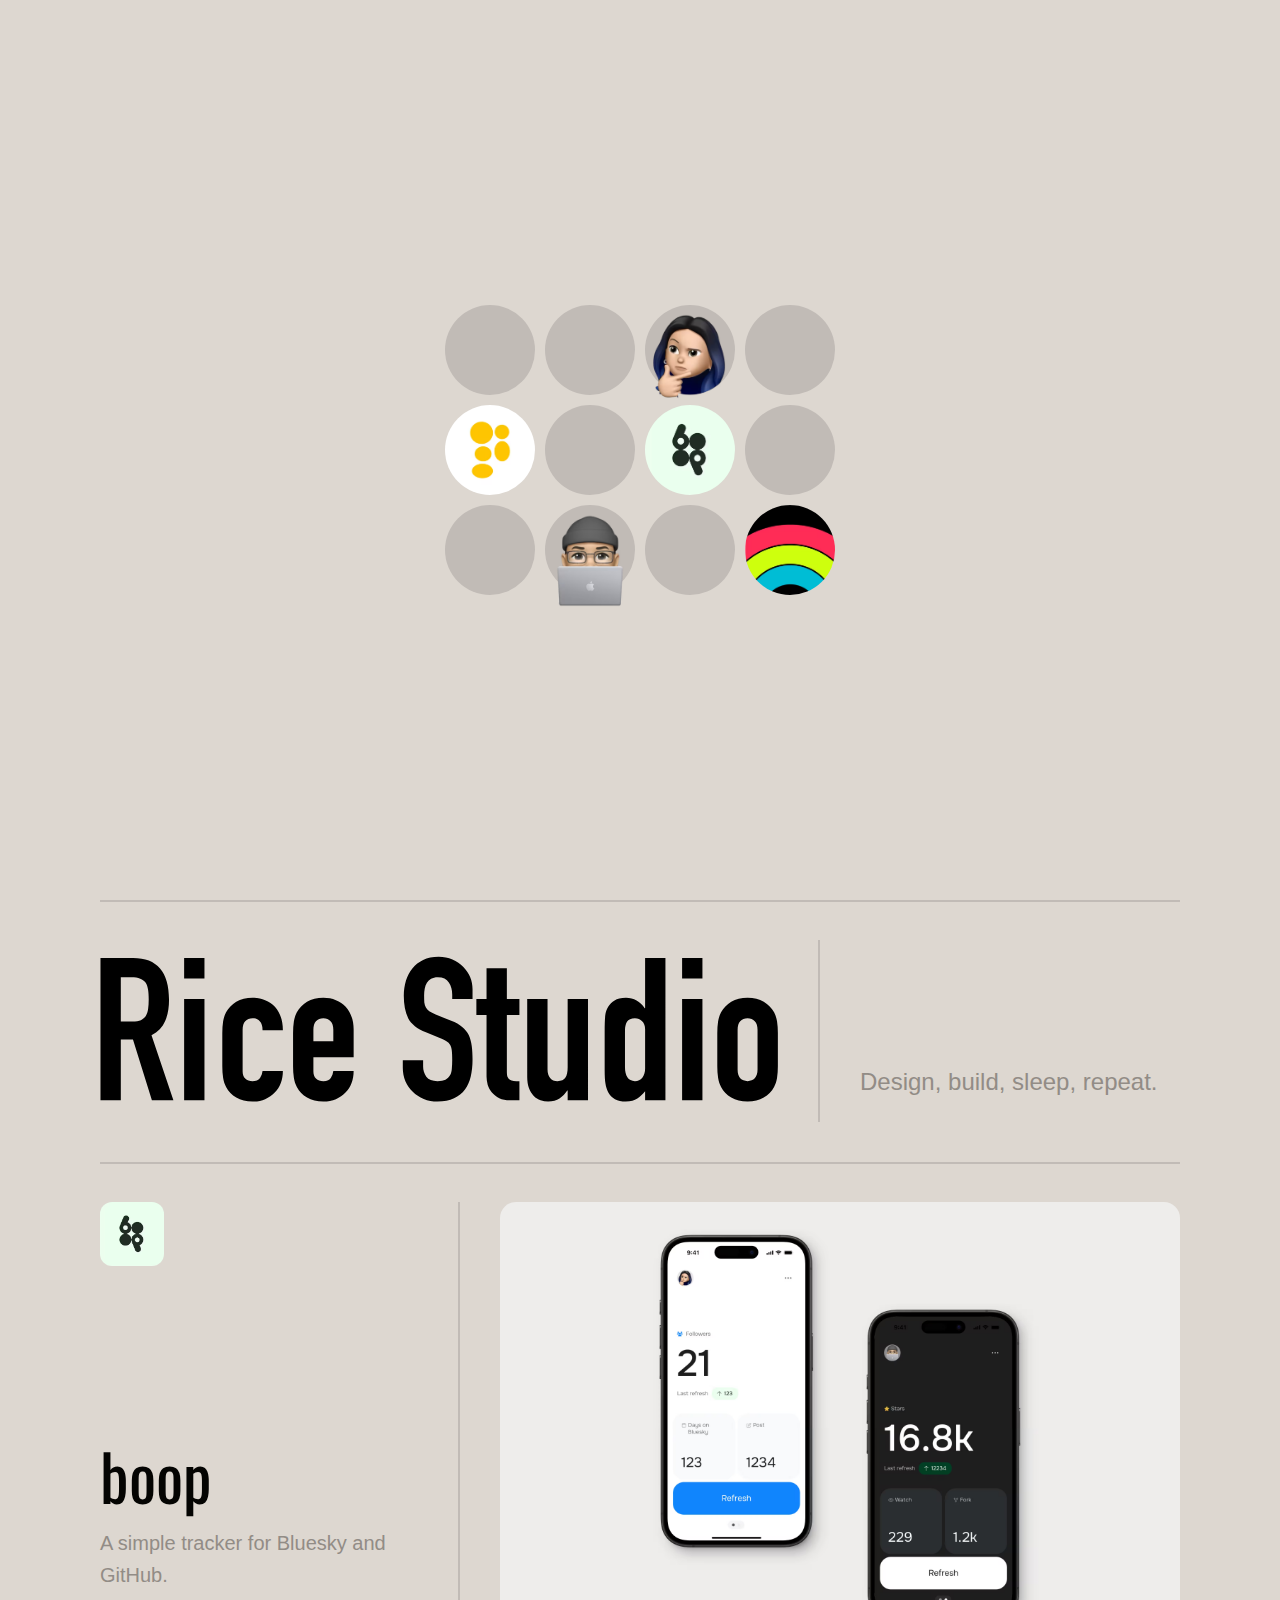
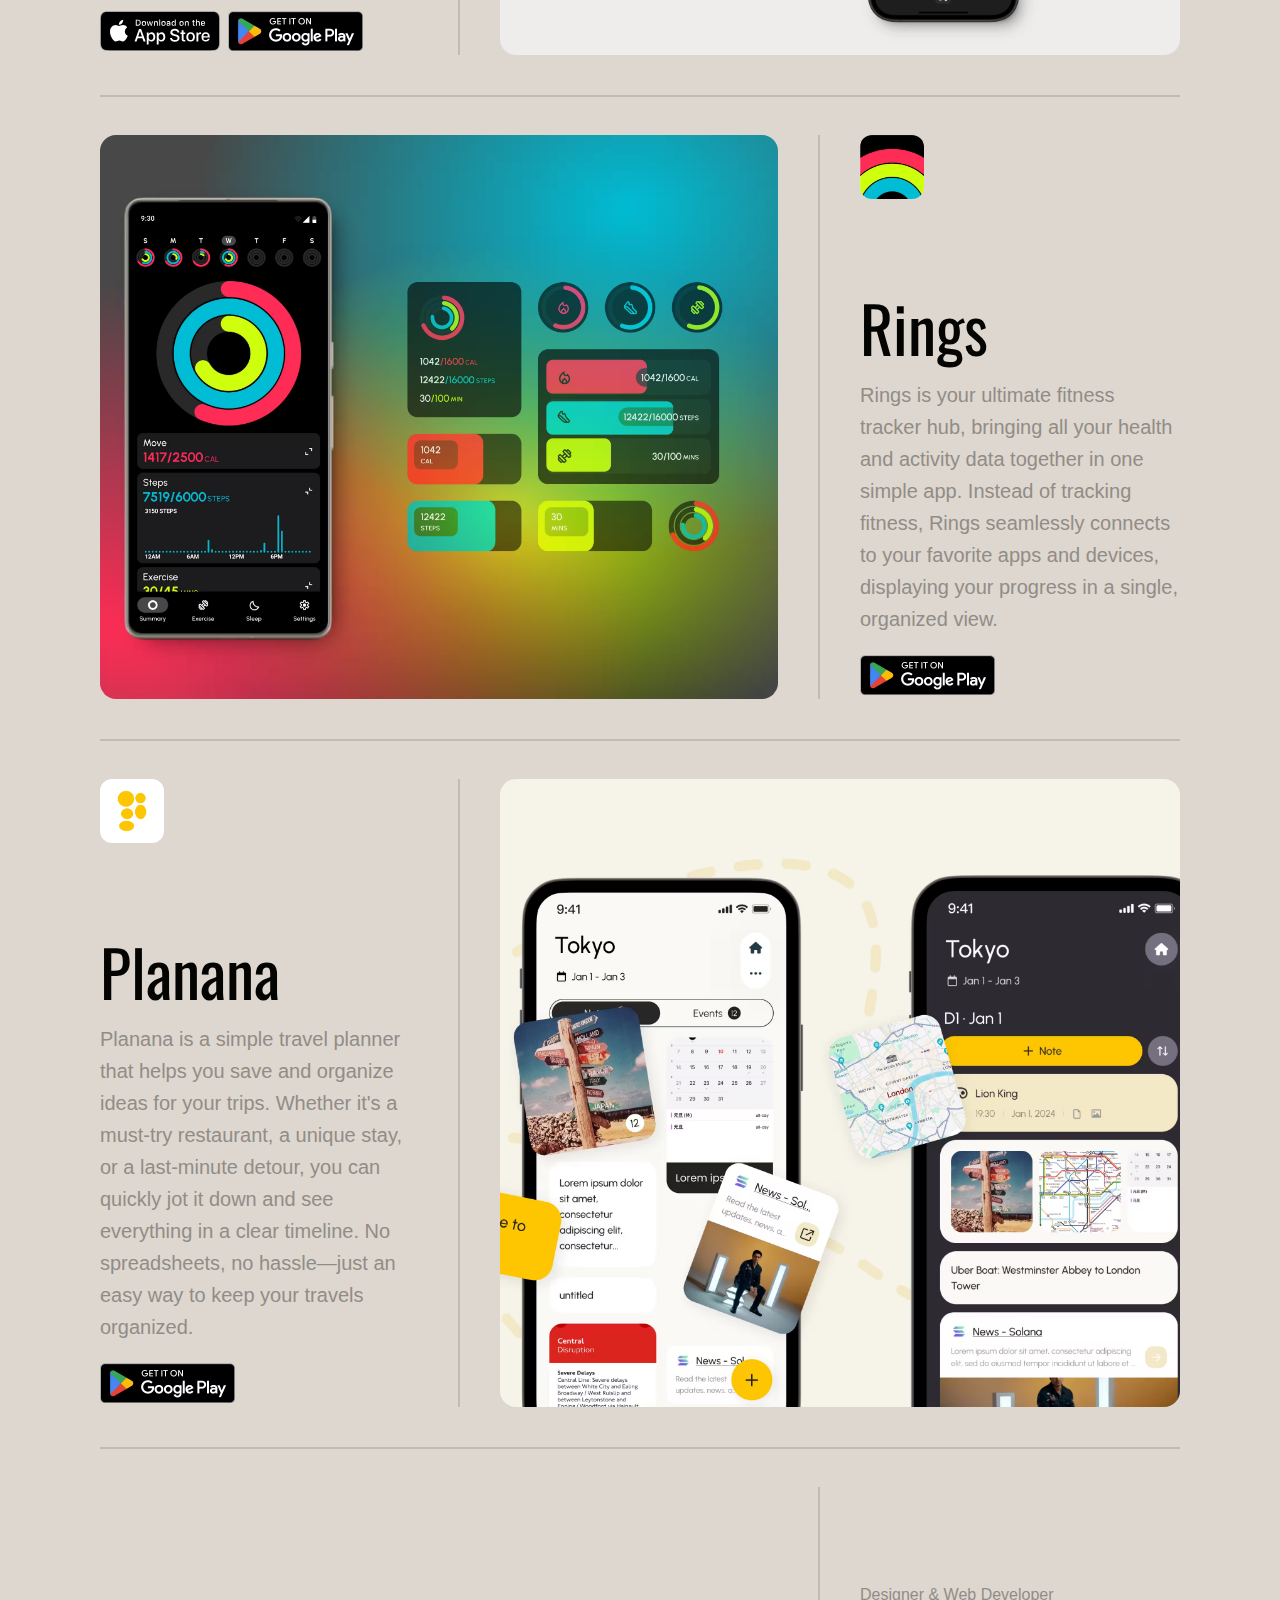
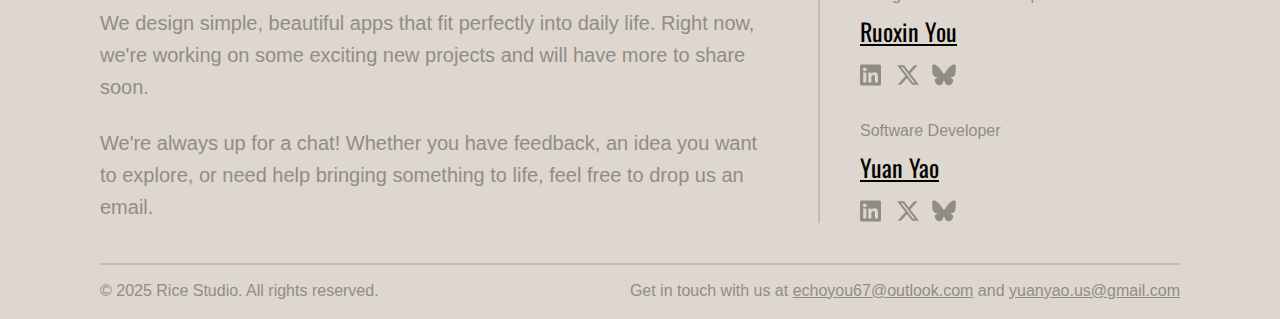
<file: index.html>
<!DOCTYPE html>
<html lang="en">
<head>
        <!-- Google tag (gtag.js) -->
    <script async src="https://www.googletagmanager.com/gtag/js?id=G-WG5ZWEWZGR"></script>
    <script>
        window.dataLayer = window.dataLayer || [];
        function gtag(){dataLayer.push(arguments);}
        gtag('js', new Date());
        gtag('config', 'G-WG5ZWEWZGR');
    </script>
    <meta charset="UTF-8">
    <meta name="viewport" content="width=device-width, initial-scale=1.0, maximum-scale=1.0, user-scalable=no">
    <title>Rice Studio</title>
    <!-- Favicon -->
    <link rel="icon" type="image/svg+xml" href="images/favicon.svg">
    <link rel="icon" type="image/png" href="images/favicon.avif">
    <link rel="stylesheet" href="style.css">
    <link rel="preconnect" href="https://fonts.googleapis.com">
<link rel="preconnect" href="https://fonts.gstatic.com" crossorigin>
<link href="https://fonts.googleapis.com/css2?family=Oswald:wght@200..700&display=swap" rel="stylesheet">
</head>
<body>
    <div class="page-wrapper">
        <div id="homeHero" class="section padding-global">
            <div id="homeHeroGrid" class="home-hero-grid">
                <div class="grid-item" id="heroPlaceholder1"></div>
                <div class="grid-item" id="heroPlaceholder2"></div>
                <div class="image-wrapper">
                    <img class="headshot" src="images/riceStudio-Xin-Memoji.avif">
                    <div class="grid-item bg"></div>
                </div>
                <div class="grid-item" id="heroPlaceholder3"></div>
                <div class="image-wrapper">
                    <a href="#plananaProject" target="_self">
                        <img class="app-logo" src="images/planana-logo.avif">
                    </a>
                </div>
                <div class="grid-item" id="heroPlaceholder4"></div>
                <div class="image-wrapper">
                    <a href="#boopProject" target="_self">
                        <img class="app-logo" src="images/boop-logo.avif">
                    </a>
                </div>
                <div class="grid-item" id="heroPlaceholder5"></div>
                <div class="grid-item" id="heroPlaceholder6"></div>
                <div class="image-wrapper">
                    <img class="headshot" src="images/riceStudio-Yao-Memoji.avif">
                    <div class="grid-item bg"></div>
                </div>
                <div class="grid-item" id="heroPlaceholder7"></div>
                <div class="image-wrapper">
                    <a href="#ringsProject" target="_self">
                        <img class="app-logo" src="images/rings-logo.avif">
                    </a>
                </div>
            </div>
            <div class="floatElement" id="homeHeroArrow">
                <!-- svg -->
            </div>
        </div>
        <div id="homeHeader" class="section padding-global">
            <div id="homeHeaderGrid" class="grid-3x1">
                <div id="studioNameWrapper" class="project-grid-item large left">
                    <!-- <h1 class="home-heading oswald-regular">Rice Studio</h1> -->
                    <img src="images/riceStudio.svg" alt="Rice Studio" class="rice-studio-heading">
                </div>
                <div id="studioDescriptionWrapper" class="project-grid-item small right">
                    <p class="home-subheading">Design, build, sleep, repeat.</p>
                </div>
            </div>
        </div>
        <div id="projectSection" class="section padding-global">
            <div id="boopProject" class="grid-3x1 project-section">
                <div id="boopProjectHeading" class="project-grid-item small left">
                    <div class="logo-wrapper">
                        <img src="images/boop-logo.avif" alt="boop Logo">
                    </div>
                    <div class="project-introduction-wrapper">
                        <h2 class="project-heading oswald-regular">boop</h2>
                        <p class="project-subheading">A simple tracker for Bluesky and GitHub.</p>
                        <div class="button-wrapper">
                            <a href='https://apps.apple.com/gb/app/boop-follower-tracker/id6742692997'><img alt='Download on the App Store' src='images/Download_on_the_App_Store_Badge.svg' class="app-store-badge" /></a>
                            <a href='https://play.google.com/store/apps/details?id=com.whyyao.boop'><img alt='Get it on Google Play' src='../images/get-it-on-google-play.avif' class="google-play-badge" /></a>
                        </div>
                    </div>
                </div>
                <div id="boopProjectShowcase" class="project-grid-item large right">
                    <div class="project-image-wrapper">
                        <img class="project-showcase" src="images/boop-showcase.avif" alt="boop screenshot">
                    </div>
                </div>
            </div>
            <div id="ringsProject" class="grid-3x1 project-section">
                <div id="ringsProjectShowcase" class="project-grid-item large left">
                    <div class="project-image-wrapper">
                        <img class="project-showcase" src="images/rings-showcase.avif" alt="rings screenshot">
                    </div>
                </div>
                <div id="projectSectionHeading" class="project-grid-item small right">
                    <div class="logo-wrapper">
                        <img src="images/rings-logo.avif" alt="rings Logo">
                    </div>
                    <div class="project-introduction-wrapper">
                        <h2 class="project-heading oswald-regular">Rings</h2>
                        <p class="project-subheading">Rings is your ultimate fitness tracker hub, bringing all your health and activity data together in one simple app. Instead of tracking fitness, Rings seamlessly connects to your favorite apps and devices, displaying your progress in a single, organized view.</p>
                        <div class="button-wrapper">
                            <a href='https://play.google.com/store/apps/details?id=com.whyyao.rings'><img alt='Get it on Google Play' src='images/get-it-on-google-play.avif' class="google-play-badge" /></a>
                        </div>
                    </div>
                </div>
            </div>
            <div id="plananaProject" class="grid-3x1 project-section">
                <div id="projectSectionHeading" class="project-grid-item small left">
                    <div class="logo-wrapper">
                        <img src="images/planana-logo.avif" alt="planana Logo">
                    </div>
                    <div class="project-introduction-wrapper">
                        <h2 class="project-heading oswald-regular">Planana</h2>
                        <p class="project-subheading">Planana is a simple travel planner that helps you save and organize ideas for your trips. Whether it's a must-try restaurant, a unique stay, or a last-minute detour, you can quickly jot it down and see everything in a clear timeline. No spreadsheets, no hassle—just an easy way to keep your travels organized.</p>
                        <div class="button-wrapper">
                            <a href='https://play.google.com/store/apps/details?id=com.whyyao.travelplanner&pcampaignid=pcampaignidMKT-Other-global-all-co-prtnr-py-PartBadge-Mar2515-1'><img alt='Get it on Google Play' src='images/get-it-on-google-play.avif' class="google-play-badge"/></a>
                            <!-- <a href="https://www.producthunt.com/posts/planana?utm_source=badge-featured&utm_medium=badge&utm_souce=badge-planana" target="_blank"><img src="https://api.producthunt.com/widgets/embed-image/v1/featured.svg?post_id=443746&theme=light" alt="Planana - Ideate&#0044;&#0032;Plan&#0044;&#0032;Travel&#0033; | Product Hunt"  width="250" height="54" /></a> -->
                        </div>
                    </div>
                </div>
                <div id="projectSectionShowcase" class="project-grid-item large right">
                    <div class="project-image-wrapper">
                        <img class="project-showcase" src="images/planana-showcase.avif" alt="planana screenshot">
                    </div>
                </div>
            </div>
        </div>
        <div id="footer" class="section padding-global">
            <div id="footerGrid" class="grid-3x1">
                <div id="footerGridItem1" class="project-grid-item large left">
                    <p class="footer-aboutus">We design simple, beautiful apps that fit perfectly into daily life. Right now, we're working on some exciting new projects and will have more to share soon. </p>
                    <p class="footer-aboutus">We're always up for a chat! Whether you have feedback, an idea you want to explore, or need help bringing something to life, feel free to drop us an email.</p>
                </div>
                <div id="footerGridItem2" class="project-grid-item small right">
                    <div class="team-profile">
                        <p class="team-role">Designer & Web Developer</p>
                        <a href="https://ruoxinyou.webflow.io/" class="team-name">Ruoxin You</a>
                        <div class="social-icon-wrapper">
                            <a href="https://www.linkedin.com/in/ruoxin-you/" target="_blank"><div class="social-icon linkedin-icon"></div></a>
                            <a href="https://x.com/echoyou67?s=21&t=u3DF99iw-jS-MClK5ljdEg" target="_blank"><div class="social-icon twitter-icon"></div></a>
                            <a href="https://bsky.app/profile/echoyou67.bsky.social" target="_blank"><div class="social-icon bluesky-icon"></div></a>
                        </div>
                    </div>
                    <div class="team-profile">
                        <p class="team-role">Software Developer</p>
                        <a href="https://whyyao.com/" class="team-name">Yuan Yao</a>
                        <div class="social-icon-wrapper">
                            <a href="https://www.linkedin.com/in/whyyao/" target="_blank"><div class="social-icon linkedin-icon"></div></a>
                            <a href="https://x.com/whyyyao?s=21&t=u3DF99iw-jS-MClK5ljdEg" target="_blank"><div class="social-icon twitter-icon"></div></a>
                            <a href="https://bsky.app/profile/whyyao.com" target="_blank"><div class="social-icon bluesky-icon"></div></a>
                        </div>
                    </div>
                </div>
            </div>
        </div>
        <div class="section padding-global">
            <div id="footerCopyright">
                <p class="copyright-text">© 2025 Rice Studio. All rights reserved.</p>
                <p class="copyright-text">Get in touch with us at <a href="mailto:echoyou67@outlook.com">echoyou67@outlook.com</a> and <a href="mailto:yuanyao.us@gmail.com">yuanyao.us@gmail.com</a></p>
            </div>  
        </div>
    </div>
</body>
</html>
</file>
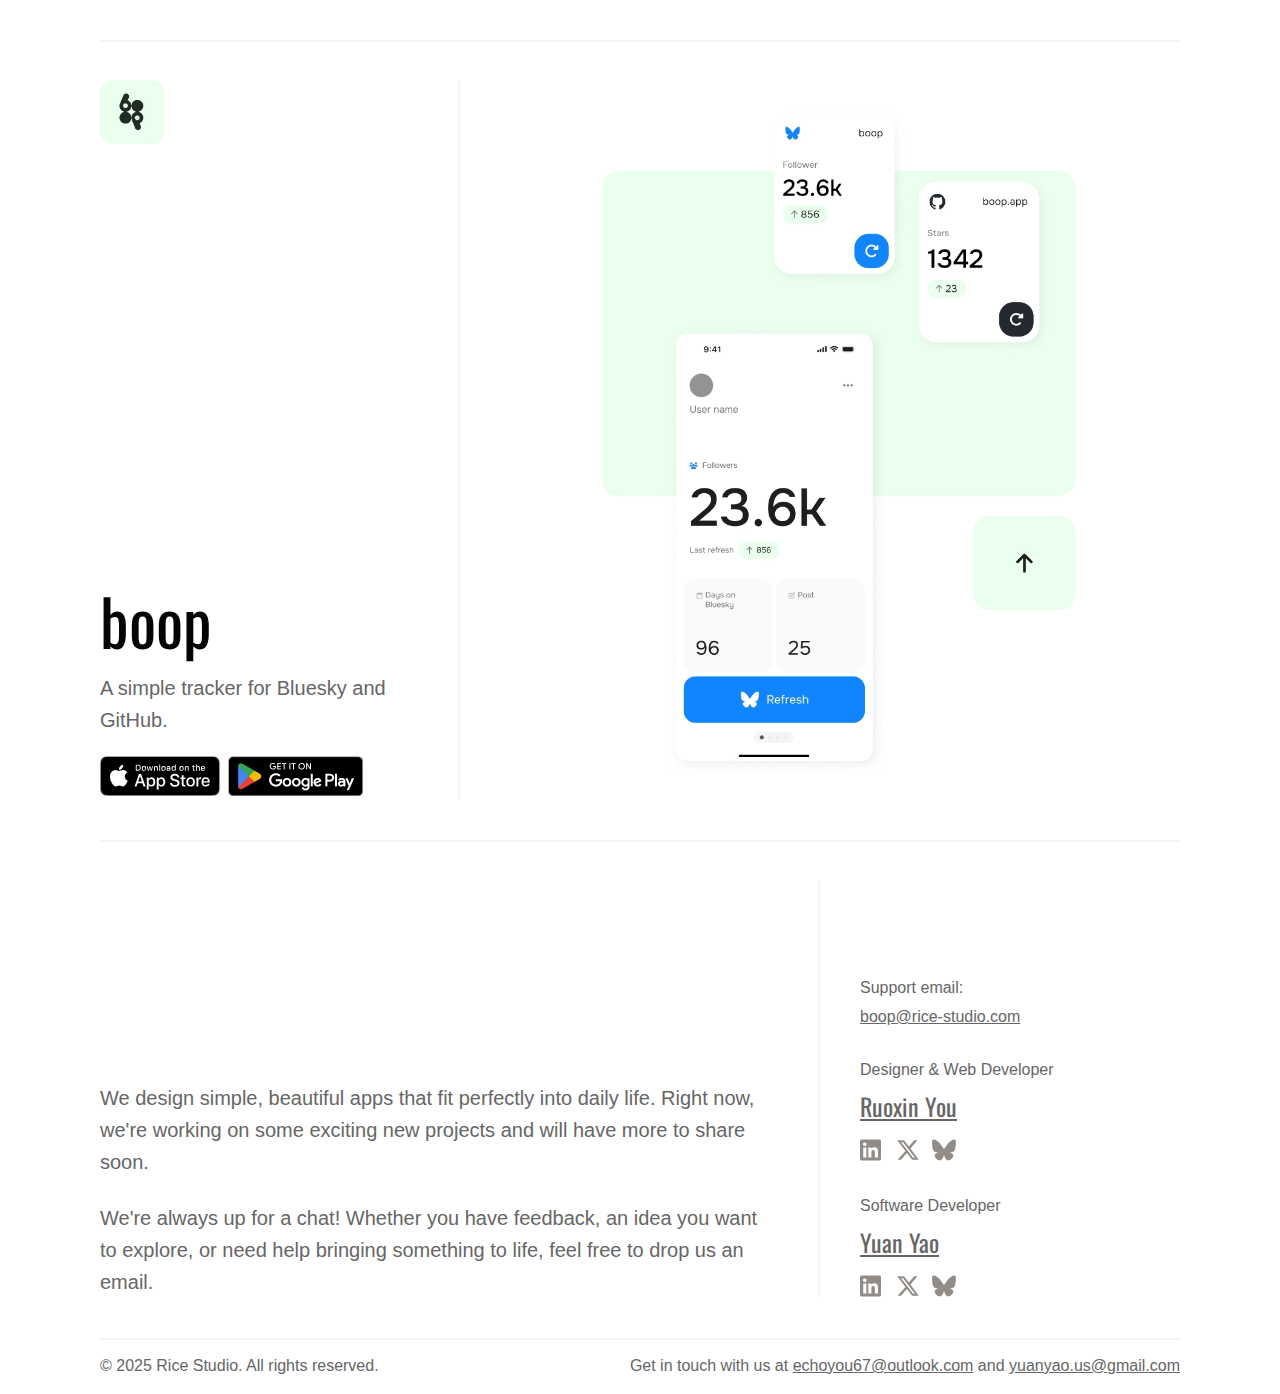
<file: boop/index.html>
<!DOCTYPE html>
<html lang="en">
<head>
    <meta charset="UTF-8">
    <meta name="viewport" content="width=device-width, initial-scale=1.0">
    <title>boop: Follower Tracker</title>
    <!-- Favicon -->
    <link rel="icon" type="image/svg+xml" href="../images/favicon.svg">
    <link rel="icon" type="image/png" href="../images/favicon.avif">
    <link rel="stylesheet" href="../style.css">
    <link rel="stylesheet" href="style.css">
    <link rel="preconnect" href="https://fonts.googleapis.com">
<link rel="preconnect" href="https://fonts.gstatic.com" crossorigin>
<link href="https://fonts.googleapis.com/css2?family=Oswald:wght@200..700&display=swap" rel="stylesheet">
</head>
<body>
    <div class="landing-hero section padding-global">
        <div id="boopProject" class="project-section grid-3x1">
            <div id="boopProjectHeading" class="project-grid-item small left">
                <div class="logo-wrapper">
                    <img src="../images/boop-logo.avif" alt="boop Logo">
                </div>
                <div class="project-introduction-wrapper">
                    <h2 class="project-heading oswald-regular">boop</h2>
                    <p class="project-subheading">A simple tracker for Bluesky and GitHub.</p>
                    <div class="button-wrapper">
                        <a href='https://apps.apple.com/gb/app/boop-follower-tracker/id6742692997'><img alt='Download on the App Store' src='../images/Download_on_the_App_Store_Badge.svg' class="app-store-badge" /></a>
                        <a href='https://play.google.com/store/apps/details?id=com.whyyao.boop'><img alt='Get it on Google Play' src='../images/get-it-on-google-play.avif' class="google-play-badge" /></a>
                    </div>
                </div>
            </div>
            <div id="boopProjectShowcase" class="project-grid-item large right">
                <div class="project-image-wrapper">
                    <img class="project-showcase" id="boopLandingImage" src="../images/boop-landing-image.avif" alt="boop screenshot">
                </div>
            </div>
        </div>
    </div>
    <div id="footer" class="section padding-global">
        <div id="footerGrid" class="grid-3x1">
            <div id="footerGridItem1" class="project-grid-item large left">
                <p class="footer-aboutus">We design simple, beautiful apps that fit perfectly into daily life. Right now, we're working on some exciting new projects and will have more to share soon. </p>
                <p class="footer-aboutus">We're always up for a chat! Whether you have feedback, an idea you want to explore, or need help bringing something to life, feel free to drop us an email.</p>
            </div>
            <div id="footerGridItem2" class="project-grid-item small right">
                <div class="team-profile">
                    <p class="team-role">Support email: </p>
                    <a href="mailto:boop@rice-studio.com">boop@rice-studio.com</a>
                </div>
                <div class="team-profile">
                    <p class="team-role">Designer & Web Developer</p>
                    <a href="https://ruoxinyou.webflow.io/" class="team-name">Ruoxin You</a>
                    <div class="social-icon-wrapper">
                        <a href="https://www.linkedin.com/in/ruoxin-you/" target="_blank"><div class="social-icon linkedin-icon"></div></a>
                        <a href="https://x.com/echoyou67?s=21&t=u3DF99iw-jS-MClK5ljdEg" target="_blank"><div class="social-icon twitter-icon"></div></a>
                        <a href="https://bsky.app/profile/echoyou67.bsky.social" target="_blank"><div class="social-icon bluesky-icon"></div></a>
                    </div>
                </div>
                <div class="team-profile">
                    <p class="team-role">Software Developer</p>
                    <a href="https://whyyao.com/" class="team-name">Yuan Yao</a>
                    <div class="social-icon-wrapper">
                        <a href="https://www.linkedin.com/in/whyyao/" target="_blank"><div class="social-icon linkedin-icon"></div></a>
                        <a href="https://x.com/whyyyao?s=21&t=u3DF99iw-jS-MClK5ljdEg" target="_blank"><div class="social-icon twitter-icon"></div></a>
                        <a href="https://bsky.app/profile/whyyao.com" target="_blank"><div class="social-icon bluesky-icon"></div></a>
                    </div>
                </div>
            </div>
        </div>
        <div class="section">
            <div id="footerCopyright">
                <p class="copyright-text">© 2025 Rice Studio. All rights reserved.</p>
                <p class="copyright-text">Get in touch with us at <a href="mailto:echoyou67@outlook.com">echoyou67@outlook.com</a> and <a href="mailto:yuanyao.us@gmail.com">yuanyao.us@gmail.com</a></p>
            </div>  
        </div>
    </div>
    
</body>
</html>
</file>
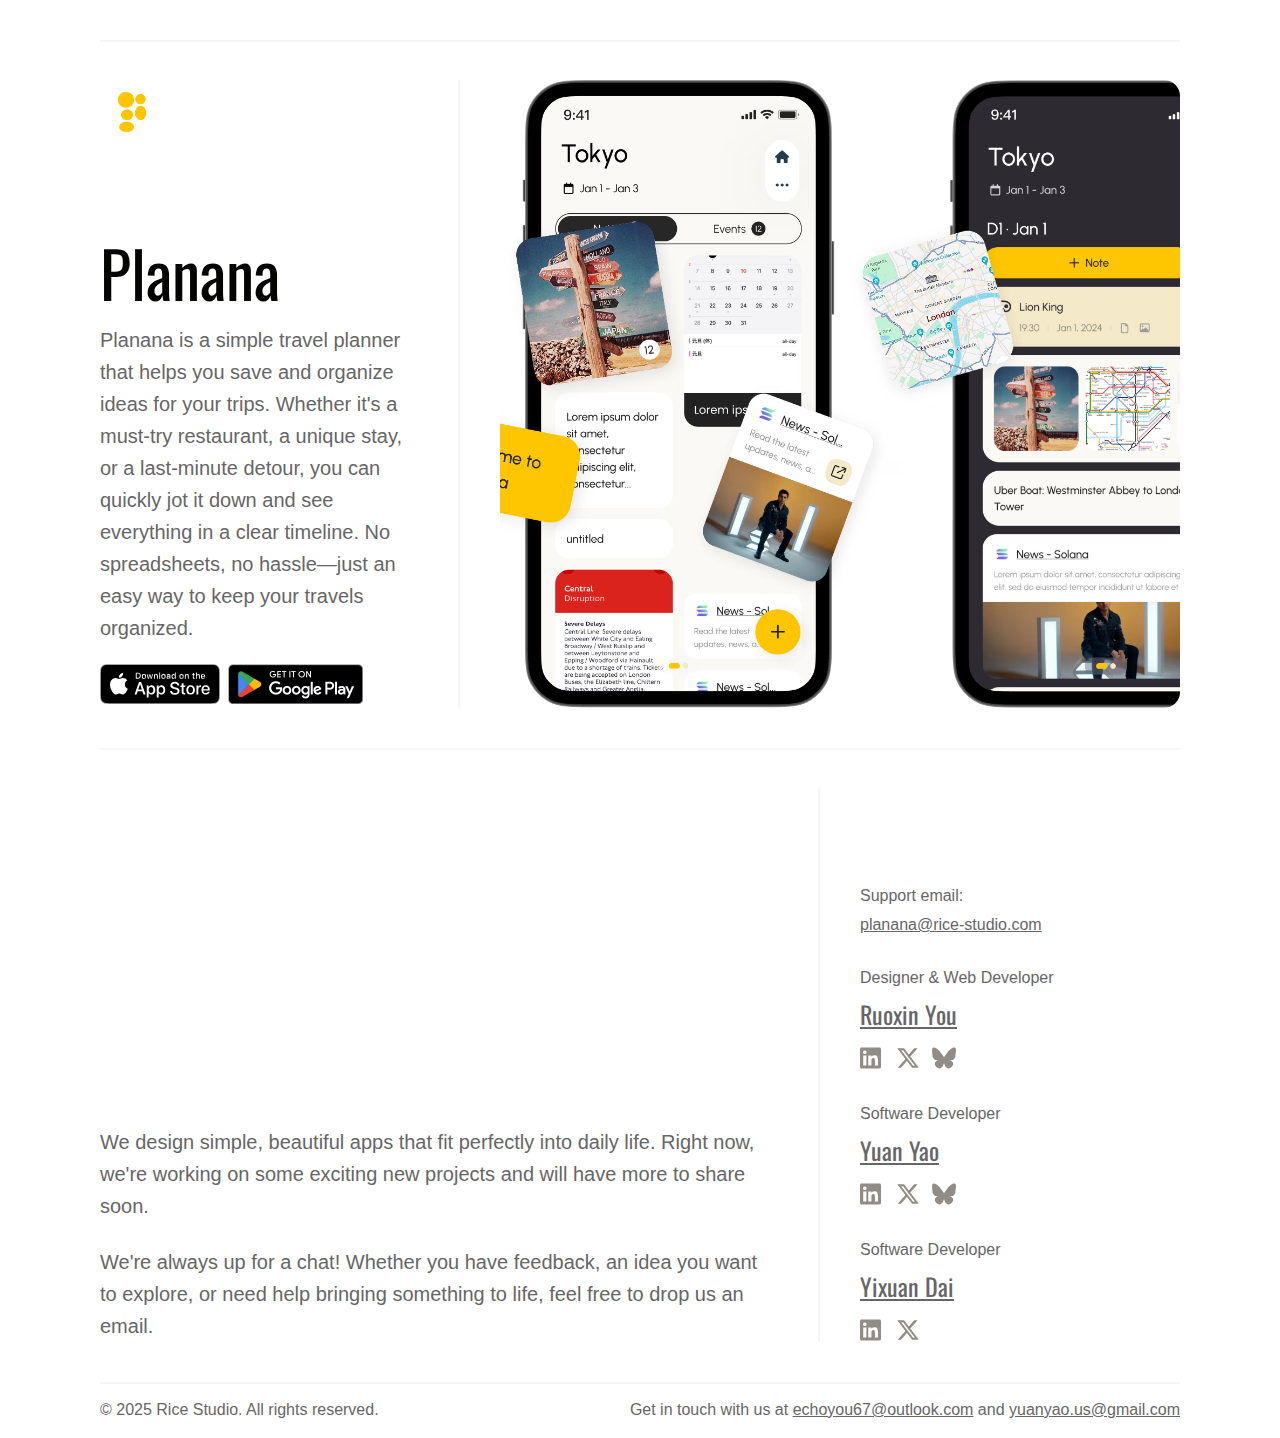
<file: planana/index.html>
<!DOCTYPE html>
<html lang="en">
<head>
    <meta charset="UTF-8">
    <meta name="viewport" content="width=device-width, initial-scale=1.0">
    <title>Planana: Travel Planner</title>
    <!-- Favicon -->
    <link rel="icon" type="image/svg+xml" href="../images/favicon.svg">
    <link rel="icon" type="image/png" href="../images/favicon.avif">
    <link rel="stylesheet" href="../style.css">
    <link rel="stylesheet" href="style.css">
    <link rel="preconnect" href="https://fonts.googleapis.com">
<link rel="preconnect" href="https://fonts.gstatic.com" crossorigin>
<link href="https://fonts.googleapis.com/css2?family=Oswald:wght@200..700&display=swap" rel="stylesheet">
</head>
<body>
    <div class="landing-hero section padding-global">
        <div id="plananaProject" class="project-section grid-3x1">
            <div id="plananaProjectHeading" class="project-grid-item small left">
                <div class="logo-wrapper">
                    <img src="../images/planana-logo.avif" alt="planana Logo">
                </div>
                <div class="project-introduction-wrapper">
                    <h2 class="project-heading oswald-regular">Planana</h2>
                    <p class="project-subheading">Planana is a simple travel planner that helps you save and organize ideas for your trips. Whether it's a must-try restaurant, a unique stay, or a last-minute detour, you can quickly jot it down and see everything in a clear timeline. No spreadsheets, no hassle—just an easy way to keep your travels organized.</p>
                    <div class="button-wrapper">
                       <a href='https://apps.apple.com/gb/app/planana/id6743179060'><img alt='Download on the App Store' src='../images/Download_on_the_App_Store_Badge.svg' class="app-store-badge" /></a>
                        <a href='https://play.google.com/store/apps/details?id=com.whyyao.travelplanner&pcampaignid=pcampaignidMKT-Other-global-all-co-prtnr-py-PartBadge-Mar2515-1'><img alt='Get it on Google Play' src='../images/get-it-on-google-play.avif' class="google-play-badge" /></a>
                    </div>
                </div>
            </div>
            <div id="plananaProjectShowcase" class="project-grid-item large right">
                <div class="project-image-wrapper">
                    <img class="project-showcase" id="plananaLandingImage" src="../images/planana-landing-image.avif" alt="planana screenshot">
                </div>
            </div>
        </div>
    </div>
    <div id="footer" class="section padding-global">
        <div id="footerGrid" class="grid-3x1">
            <div id="footerGridItem1" class="project-grid-item large left">
                <p class="footer-aboutus">We design simple, beautiful apps that fit perfectly into daily life. Right now, we're working on some exciting new projects and will have more to share soon. </p>
                <p class="footer-aboutus">We're always up for a chat! Whether you have feedback, an idea you want to explore, or need help bringing something to life, feel free to drop us an email.</p>
            </div>
            <div id="footerGridItem2" class="project-grid-item small right">
                <div class="team-profile">
                    <p class="team-role">Support email: </p>
                    <a href="mailto:planana@rice-studio.com">planana@rice-studio.com</a>
                </div>
                <div class="team-profile">
                    <p class="team-role">Designer & Web Developer</p>
                    <a href="https://ruoxinyou.webflow.io/" class="team-name">Ruoxin You</a>
                    <div class="social-icon-wrapper">
                        <a href="https://www.linkedin.com/in/ruoxin-you/" target="_blank"><div class="social-icon linkedin-icon"></div></a>
                        <a href="https://x.com/echoyou67?s=21&t=u3DF99iw-jS-MClK5ljdEg" target="_blank"><div class="social-icon twitter-icon"></div></a>
                        <a href="https://bsky.app/profile/echoyou67.bsky.social" target="_blank"><div class="social-icon bluesky-icon"></div></a>
                    </div>
                </div>
                <div class="team-profile">
                    <p class="team-role">Software Developer</p>
                    <a href="https://whyyao.com/" class="team-name">Yuan Yao</a>
                    <div class="social-icon-wrapper">
                        <a href="https://www.linkedin.com/in/whyyao/" target="_blank"><div class="social-icon linkedin-icon"></div></a>
                        <a href="https://x.com/whyyyao?s=21&t=u3DF99iw-jS-MClK5ljdEg" target="_blank"><div class="social-icon twitter-icon"></div></a>
                        <a href="https://bsky.app/profile/whyyao.com" target="_blank"><div class="social-icon bluesky-icon"></div></a>
                    </div>
                </div>
                <div class="team-profile">
                    <p class="team-role">Software Developer</p>
                    <a href="https://daiyixuan.com" class="team-name">Yixuan Dai</a>
                    <div class="social-icon-wrapper">
                        <a href="https://www.linkedin.com/in/dyx9/" target="_blank"><div class="social-icon linkedin-icon"></div></a>
                        <a href="https://x.com/yixuan_9" target="_blank"><div class="social-icon twitter-icon"></div></a>
                    </div>
                </div>
            </div>
        </div>
        <div class="section">
            <div id="footerCopyright">
                <p class="copyright-text">© 2025 Rice Studio. All rights reserved.</p>
                <p class="copyright-text">Get in touch with us at <a href="mailto:echoyou67@outlook.com">echoyou67@outlook.com</a> and <a href="mailto:yuanyao.us@gmail.com">yuanyao.us@gmail.com</a></p>
            </div>  
        </div>
    </div>
    
</body>
</html>
</file>
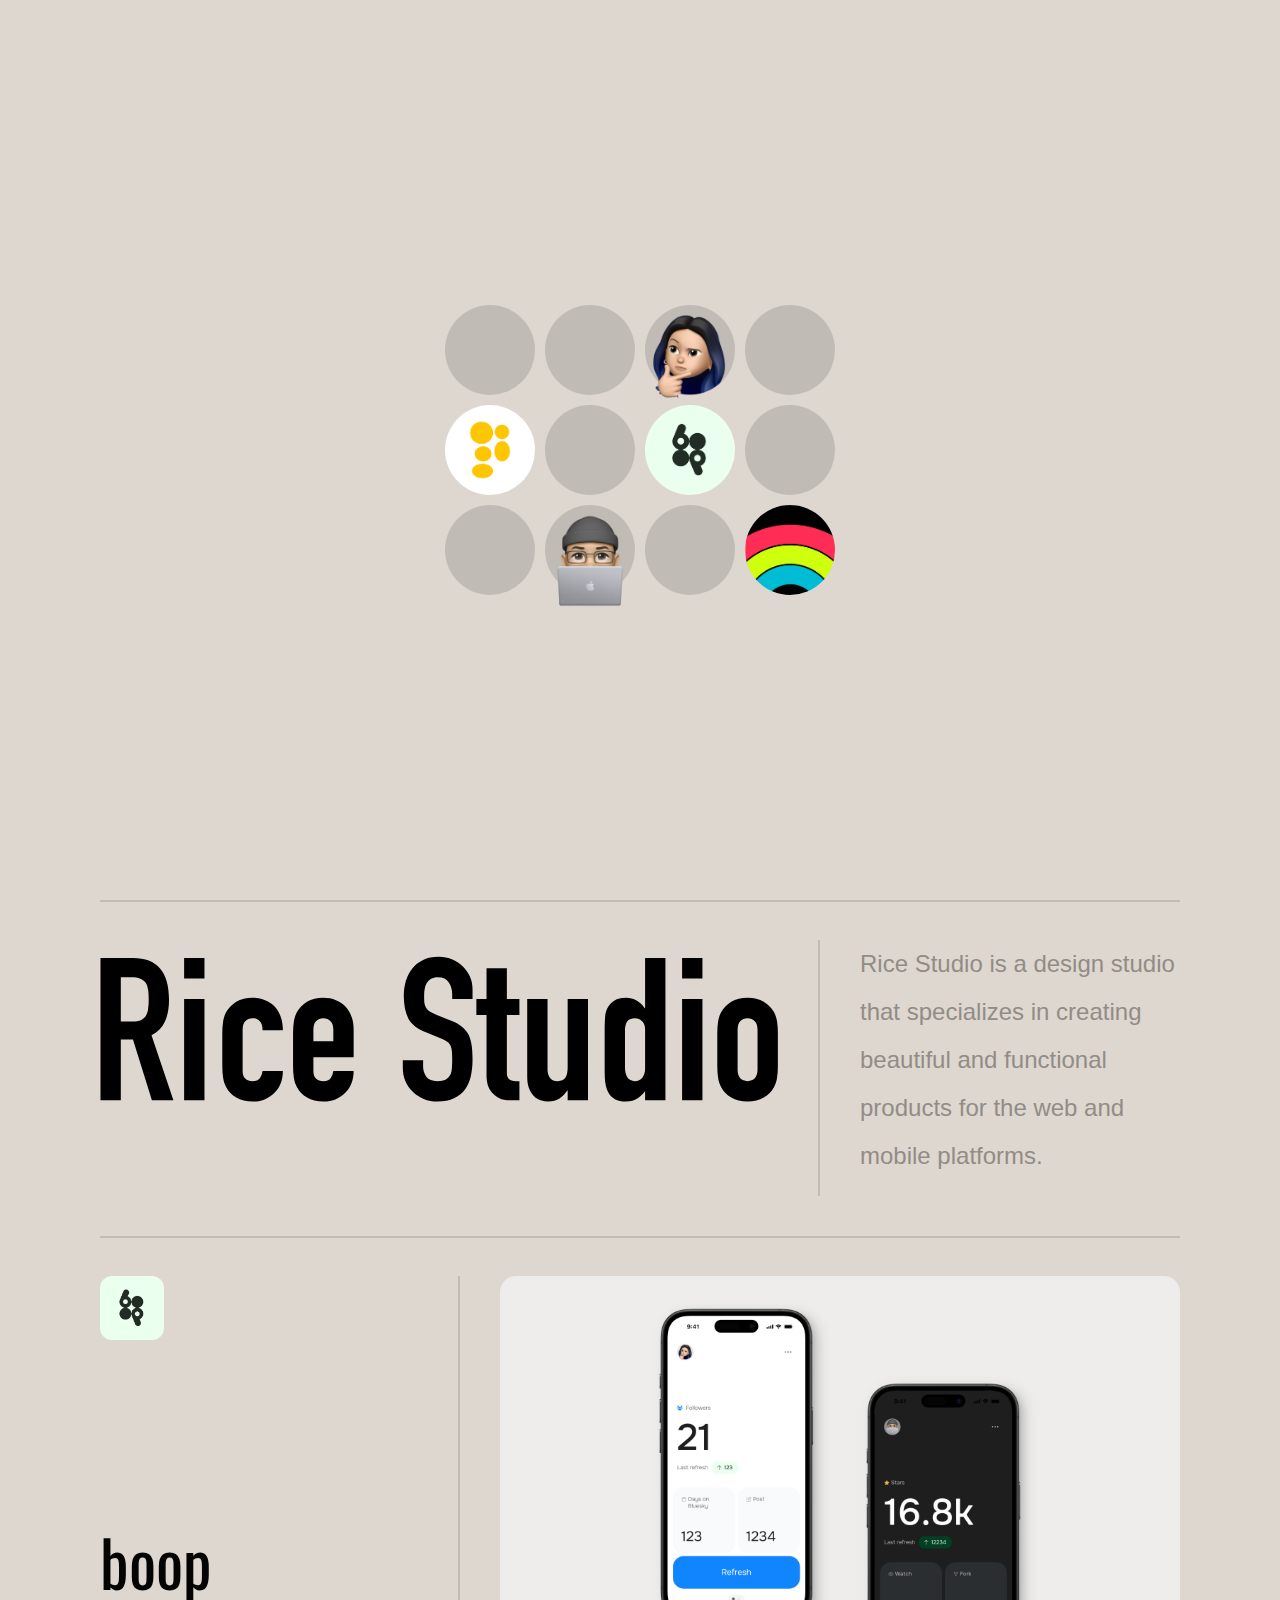
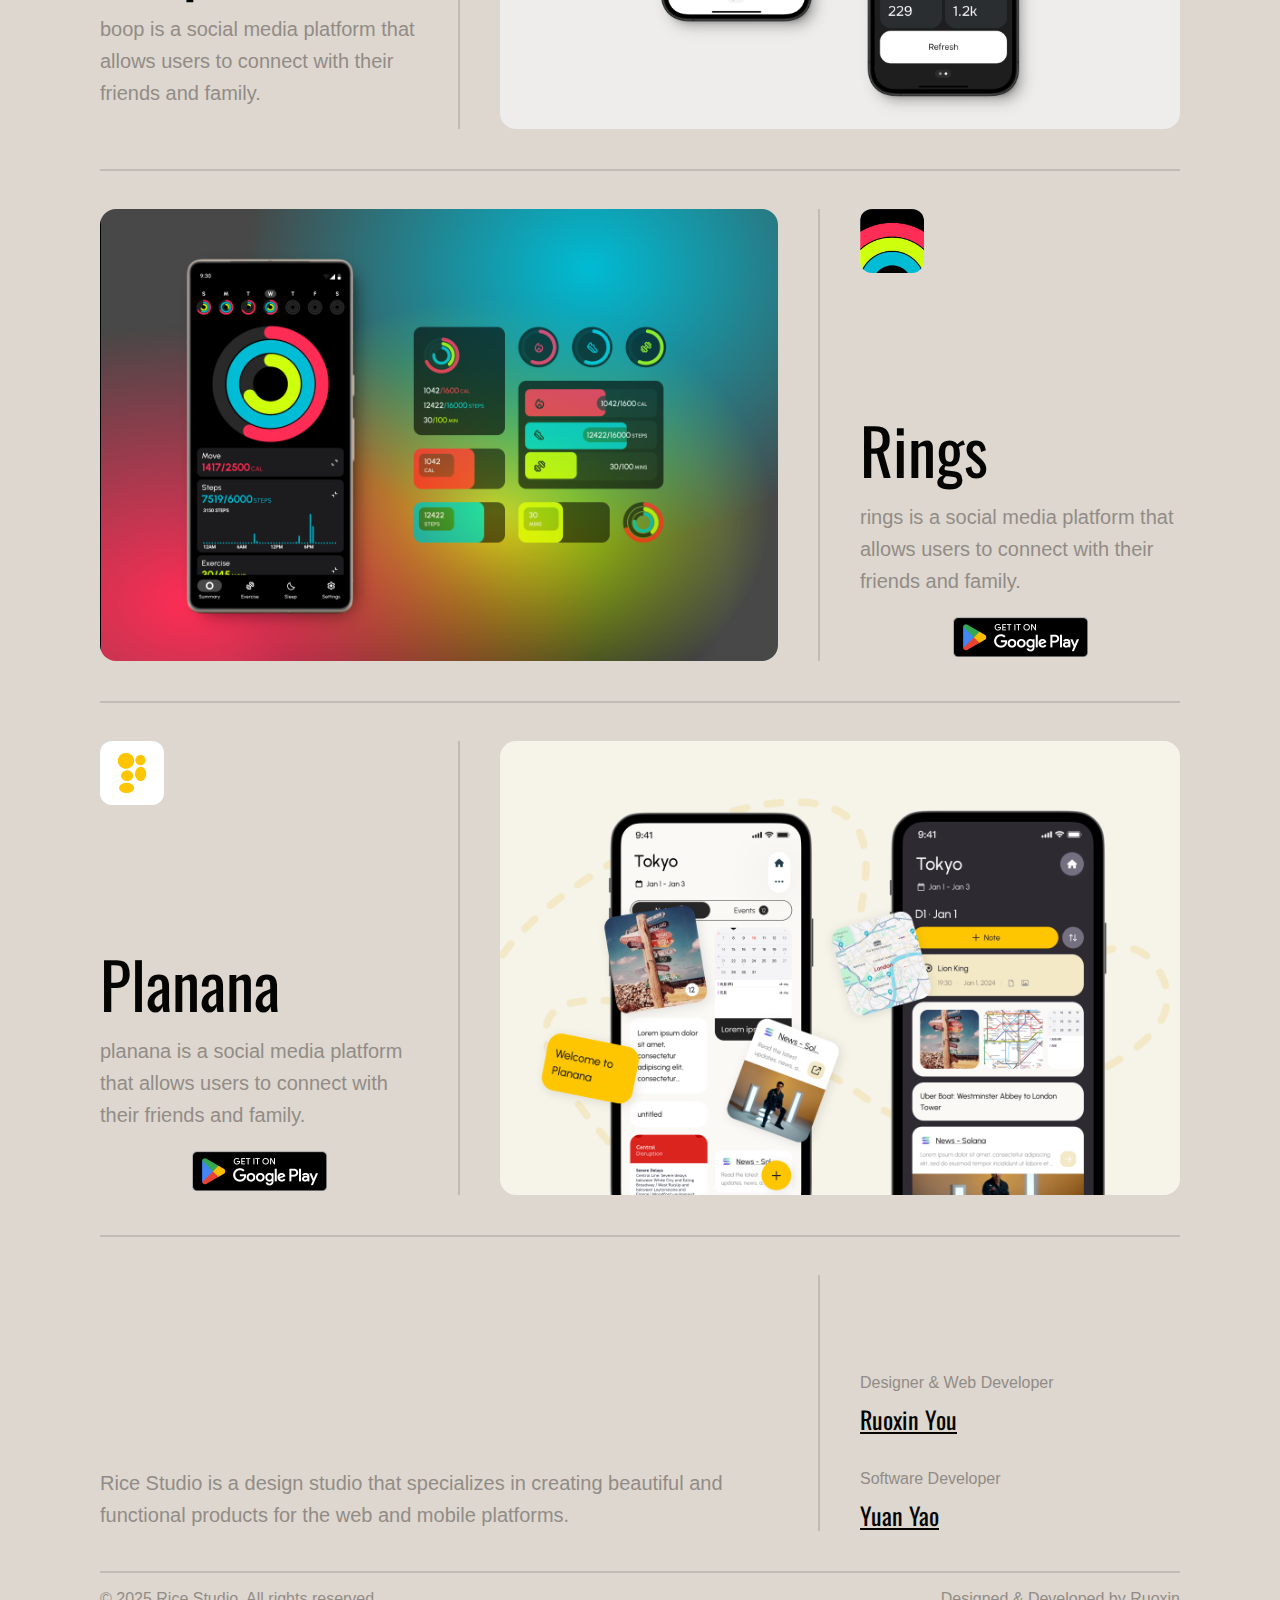
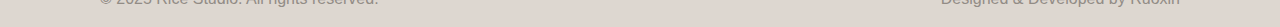
<file: home.html>
<!DOCTYPE html>
<html lang="en">
<head>
    <meta charset="UTF-8">
    <meta name="viewport" content="width=device-width, initial-scale=1.0">
    <title>Rice Studio</title>
    <link rel="stylesheet" href="style.css">
    <link rel="preconnect" href="https://fonts.googleapis.com">
<link rel="preconnect" href="https://fonts.gstatic.com" crossorigin>
<link href="https://fonts.googleapis.com/css2?family=Oswald:wght@200..700&display=swap" rel="stylesheet">
</head>
<body>
    <div class="page-wrapper">
        <div id="homeHero" class="section padding-global container-large">
            <div id="homeHeroGrid" class="home-hero-grid">
                <div class="grid-item" id="heroPlaceholder1"></div>
                <div class="grid-item" id="heroPlaceholder2"></div>
                <div class="image-wrapper">
                    <img class="headshot" src="images/riceStudio-Xin-Memoji.png">
                    <div class="grid-item bg"></div>
                </div>
                <div class="grid-item" id="heroPlaceholder3"></div>
                <div class="image-wrapper">
                    <a href="" target="_blank">
                        <img class="app-logo" src="images/planana-logo.jpg">
                    </a>
                </div>
                <div class="grid-item" id="heroPlaceholder4"></div>
                <div class="image-wrapper">
                    <a href="" target="_blank">
                        <img class="app-logo" src="images/boop-logo.jpg">
                    </a>
                </div>
                <div class="grid-item" id="heroPlaceholder5"></div>
                <div class="grid-item" id="heroPlaceholder6"></div>
                <div class="image-wrapper">
                    <img class="headshot" src="images/riceStudio-Yao-Memoji.png">
                    <div class="grid-item bg"></div>
                </div>
                <div class="grid-item" id="heroPlaceholder7"></div>
                <div class="image-wrapper">
                    <a href="" target="_blank">
                        <img class="app-logo" src="images/rings-logo.jpg">
                    </a>
                </div>
            </div>
            <div class="floatElement" id="homeHeroArrow">
                <!-- svg -->
            </div>
        </div>
        <div id="homeHeader" class="section padding-global container-large">
            <div id="homeHeaderGrid" class="grid-3x1">
                <div id="studioNameWrapper" class="project-grid-item large left">
                    <!-- <h1 class="home-heading oswald-regular">Rice Studio</h1> -->
                    <img src="images/riceStudio.svg" alt="Rice Studio" class="rice-studio-heading">
                </div>
                <div id="studioDescriptionWrapper" class="project-grid-item small right">
                    <p class="home-subheading">Rice Studio is a design studio that specializes in creating beautiful and functional products for the web and mobile platforms.</p>
                </div>
            </div>
        </div>
        <div id="projectSection" class="section padding-global container-large">
            <div id="boopProject" class="grid-3x1 project-section">
                <div id="boopProjectHeading" class="project-grid-item small left">
                    <div class="logo-wrapper">
                        <img src="images/boop-logo.jpg" alt="boop Logo">
                    </div>
                    <div class="project-introduction-wrapper">
                        <h2 class="project-heading oswald-regular">boop</h2>
                        <p class="project-subheading">boop is a social media platform that allows users to connect with their friends and family.</p>
                    </div>
                </div>
                <div id="boopProjectShowcase" class="project-grid-item large right">
                    <div class="project-image-wrapper">
                        <img class="project-showcase" src="images/boop-showcase.png" alt="boop screenshot">
                    </div>
                </div>
            </div>
            <div id="ringsProject" class="grid-3x1 project-section">
                <div id="ringsProjectShowcase" class="project-grid-item large left">
                    <div class="project-image-wrapper">
                        <img class="project-showcase" src="images/rings-showcase.png" alt="rings screenshot">
                    </div>
                   
                </div>
                <div id="projectSectionHeading" class="project-grid-item small right">
                    <div class="logo-wrapper">
                        <img src="images/rings-logo.jpg" alt="rings Logo">
                    </div>
                    <div class="project-introduction-wrapper">
                        <h2 class="project-heading oswald-regular">Rings</h2>
                        <p class="project-subheading">rings is a social media platform that allows users to connect with their friends and family.</p>
                        <a href='https://play.google.com/store/apps/details?id=com.whyyao.travelplanner&pcampaignid=pcampaignidMKT-Other-global-all-co-prtnr-py-PartBadge-Mar2515-1'><img alt='Get it on Google Play' src='images/get-it-on-google-play.png' class="google-play-badge" /></a>
                    </div>
                </div>
            </div>
            <div id="plananaProject" class="grid-3x1 project-section">
                <div id="projectSectionHeading" class="project-grid-item small left">
                    <div class="logo-wrapper">
                        <img src="images/planana-logo.jpg" alt="planana Logo">
                    </div>
                    <div class="project-introduction-wrapper">
                        <h2 class="project-heading oswald-regular">Planana</h2>
                        <p class="project-subheading">planana is a social media platform that allows users to connect with their friends and family.</p>
                        <a href='https://play.google.com/store/apps/details?id=com.whyyao.travelplanner&pcampaignid=pcampaignidMKT-Other-global-all-co-prtnr-py-PartBadge-Mar2515-1'><img alt='Get it on Google Play' src='images/get-it-on-google-play.png' class="google-play-badge"/></a>
                    </div>
                </div>
                <div id="projectSectionShowcase" class="project-grid-item large right">
                    <div class="project-image-wrapper">
                        <img class="project-showcase" src="images/planana-showcase.png" alt="planana screenshot">
                    </div>
                </div>
            </div>
        </div>
        <div id="footer" class="section padding-global container-large">
            <div id="footerGrid" class="grid-3x1">
                <div id="footerGridItem1" class="project-grid-item large left">
                    <p class="footer-aboutus">Rice Studio is a design studio that specializes in creating beautiful and functional products for the web and mobile platforms.</p>
                </div>
                <div id="footerGridItem2" class="project-grid-item small right">
                    <div class="team-profile">
                        <p class="team-role">Designer & Web Developer</p>
                        <a href="https://ruoxinyou.webflow.io/" class="team-name">Ruoxin You</a>
                    </div>
                    <div class="team-profile">
                        <p class="team-role">Software Developer</p>
                        <a href="https://whyyao.com/" class="team-name">Yuan Yao</a>
                    </div>
                </div>
            </div>
        </div>
        <div class="section padding-global container-large">
            <div id="footerCopyright">
                <p class="copyright-text">© 2025 Rice Studio. All rights reserved.</p>
                <p class="copyright-text">Designed & Developed by Ruoxin</p>
            </div>  
        </div>
    </div>
</body>
</html>
</file>
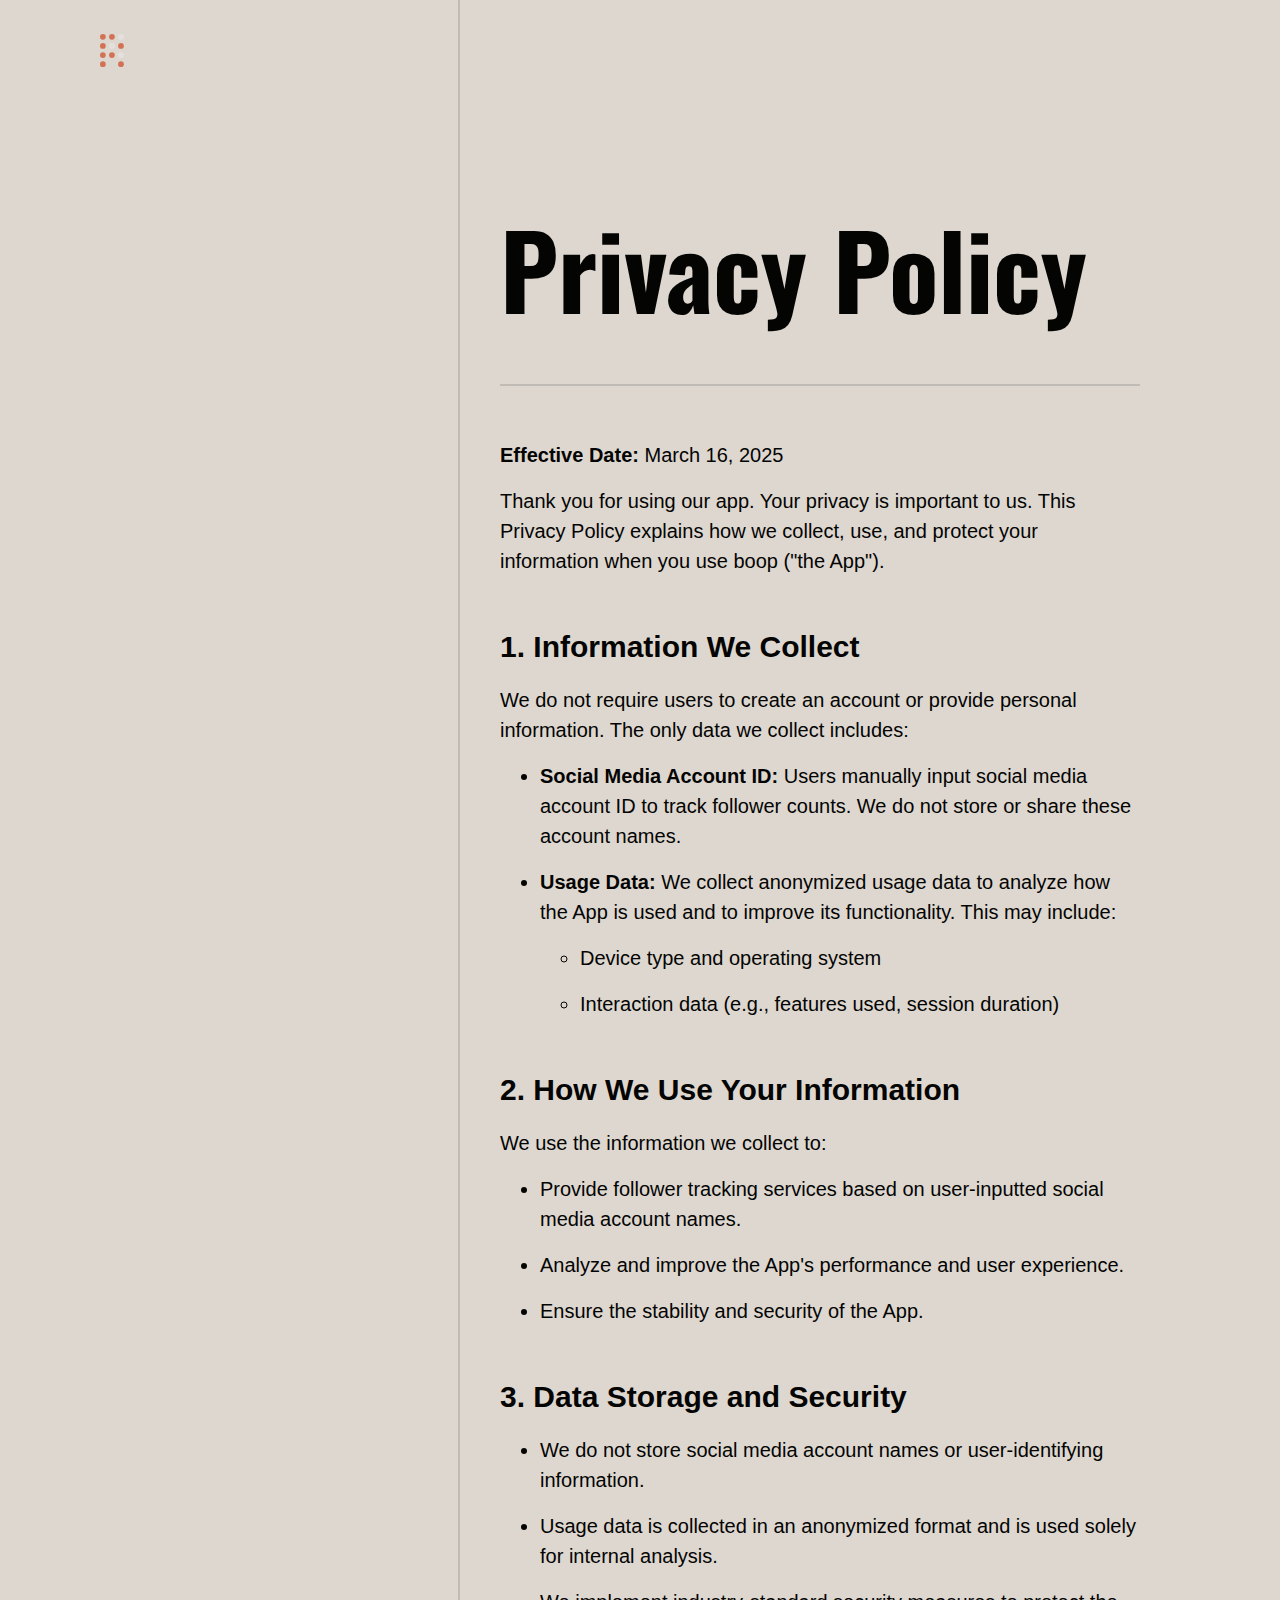
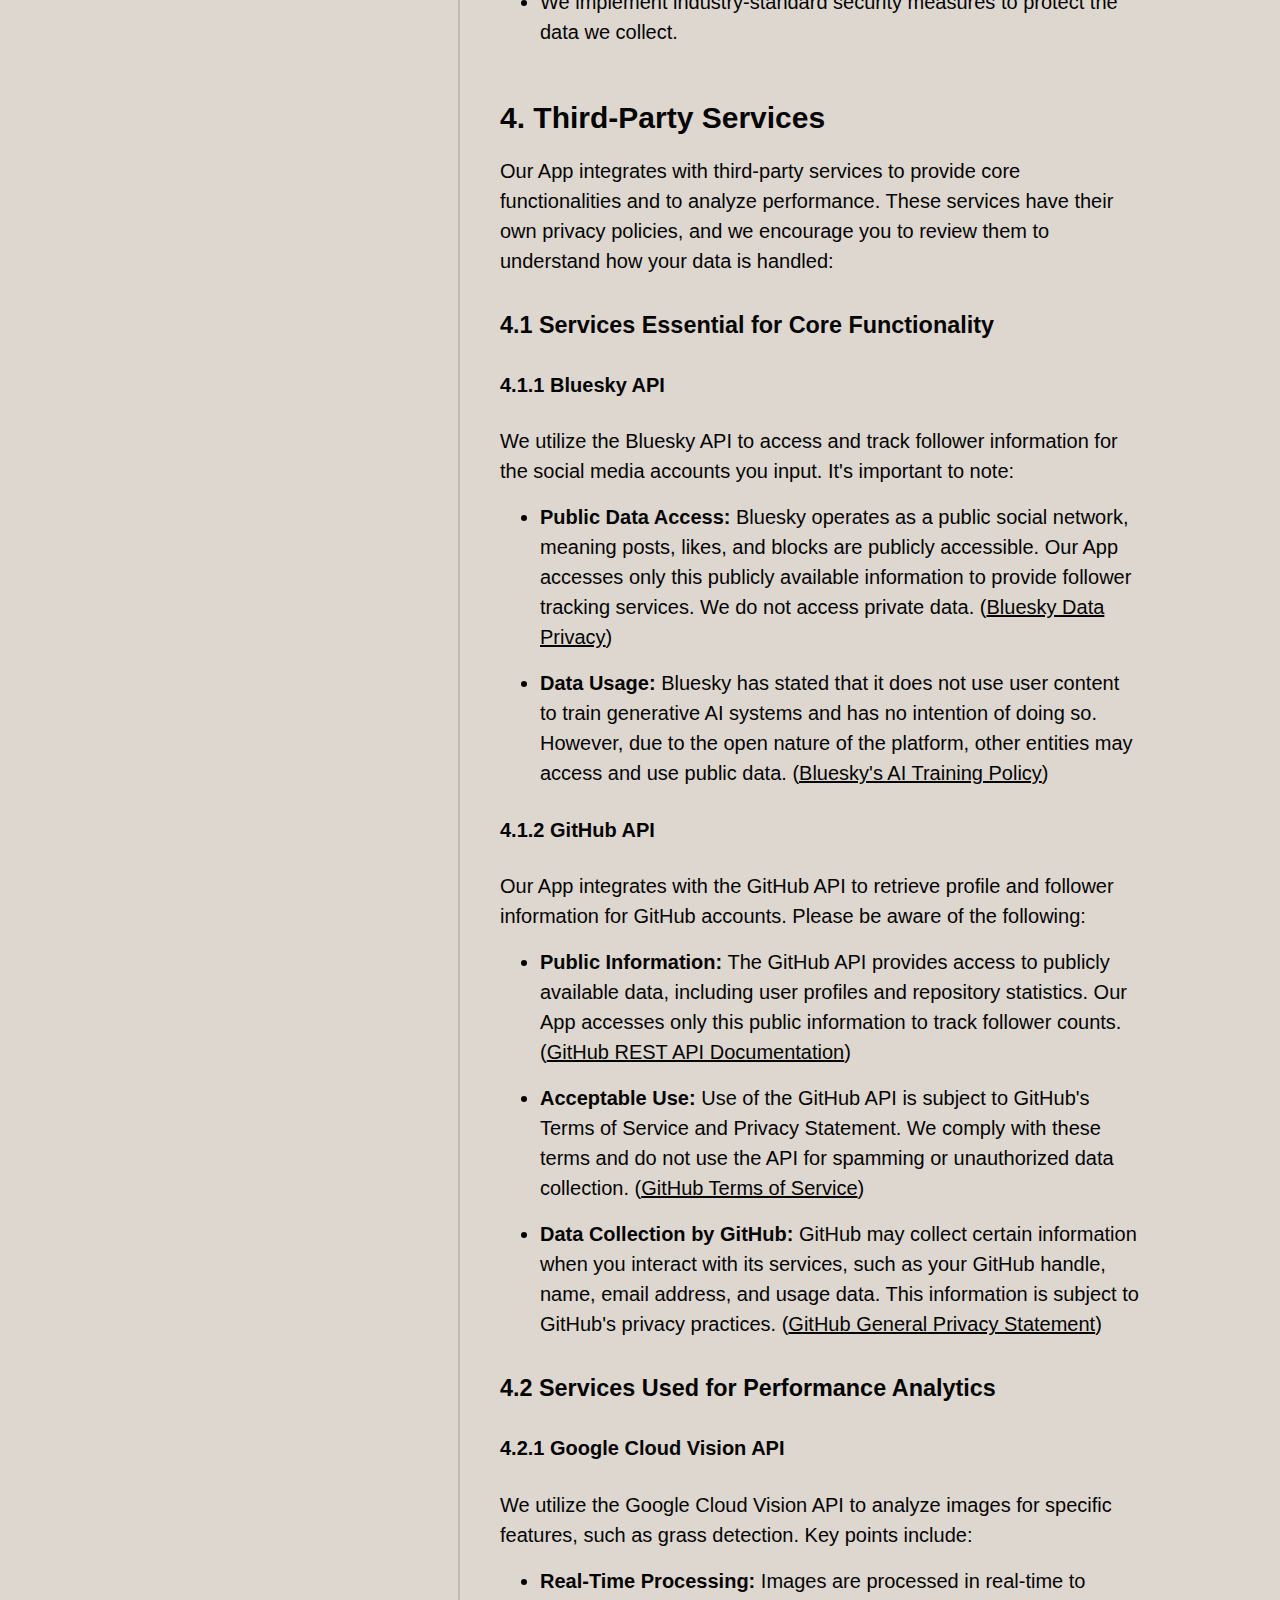
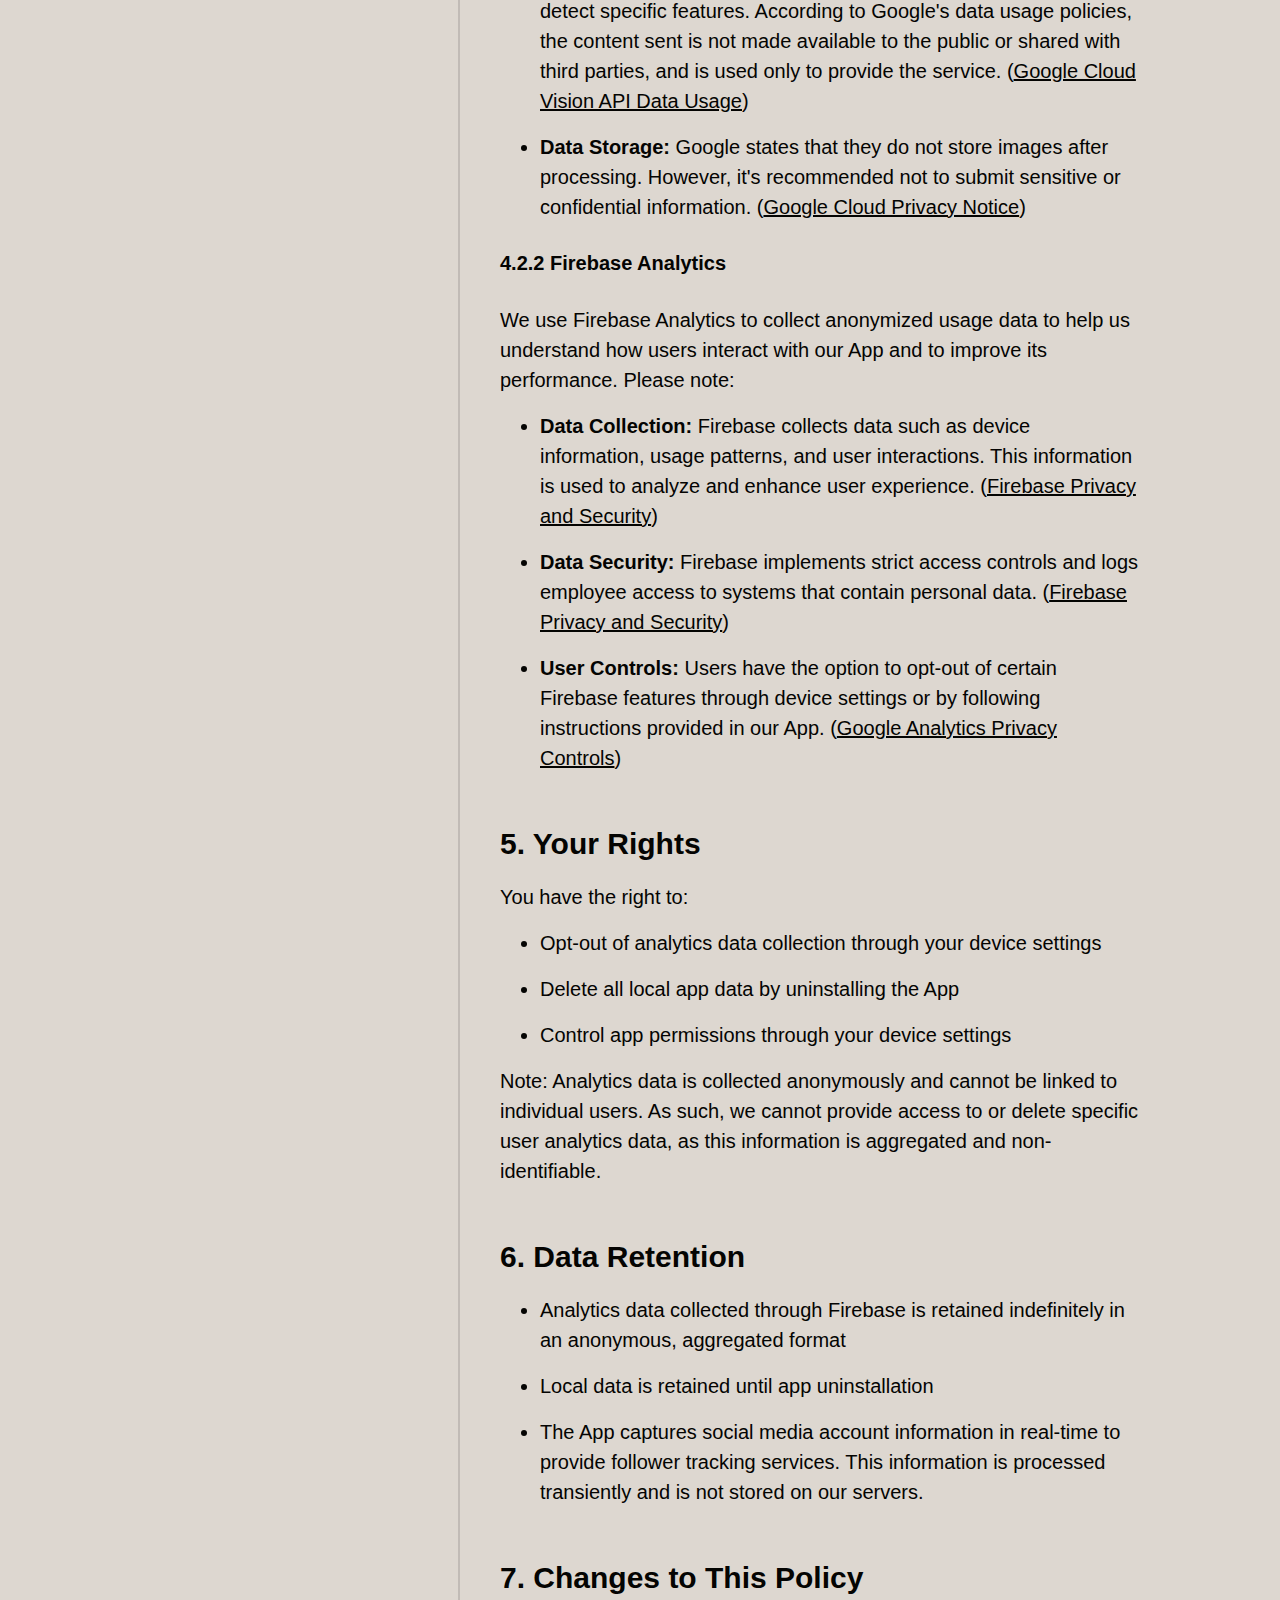
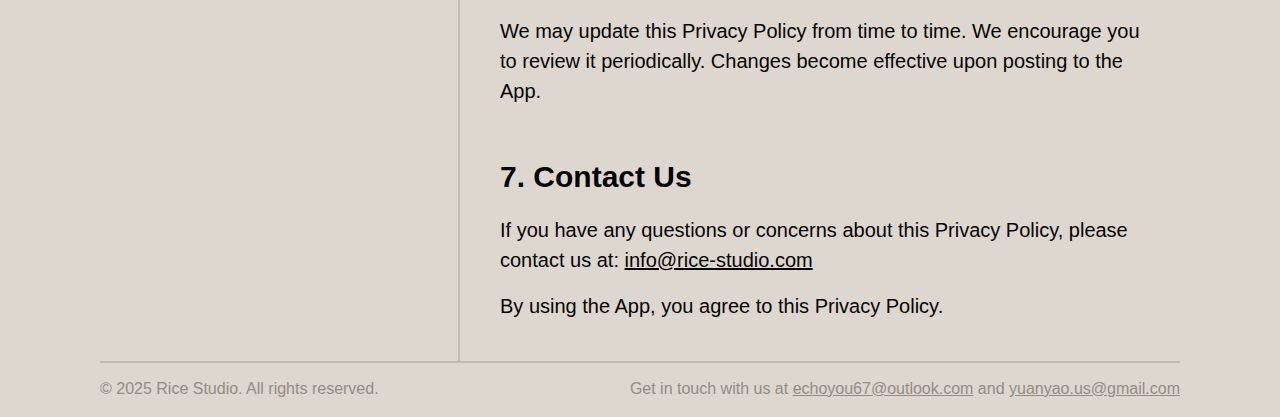
<file: boop/privacy.html>
<!DOCTYPE html>
<html lang="en">
<head>
    <meta charset="UTF-8">
    <meta name="viewport" content="width=device-width, initial-scale=1.0">
    <title>boop Privacy</title>
    <!-- Favicon -->
    <link rel="icon" type="image/svg+xml" href="images/favicon.svg">
    <link rel="icon" type="image/png" href="images/favicon.avif">
    <link rel="stylesheet" href="../style.css">
    <link rel="preconnect" href="https://fonts.googleapis.com">
<link rel="preconnect" href="https://fonts.gstatic.com" crossorigin>
<link href="https://fonts.googleapis.com/css2?family=Oswald:wght@200..700&display=swap" rel="stylesheet">
</head>
<body class="boop-project">
    <div class="section padding-global" id="privacy-wrapper">
        <div class="grid-3x1">
            <div class="project-grid-item small left padding-top-small">
                <a href="../index.html" class="position-sticky"> 
                    <img src="../images/rice-studio-logo.svg" class="nav-logo" alt="Rice Studio Logo">
                </a>
            </div>
            <div class="padding-section project-grid-item large right ">
                <h1 class="content-heading">Privacy Policy</h1>
                <div class="content-wrapper project-section">
                    <p><strong>Effective Date:</strong> March 16, 2025</p>

                    <p>Thank you for using our app. Your privacy is important to us. This Privacy Policy explains how we collect, use, and protect your information when you use boop ("the App").</p>
                
                    <h2>1. Information We Collect</h2>
                
                    <p>We do not require users to create an account or provide personal information. The only data we collect includes:</p>
                
                    <ul>
                        <li><strong>Social Media Account ID:</strong> Users manually input social media account ID to track follower counts. We do not store or share these account names.</li>
                        <li><strong>Usage Data:</strong> We collect anonymized usage data to analyze how the App is used and to improve its functionality. This may include:
                            <ul>
                                <li>Device type and operating system</li>
                                <li>Interaction data (e.g., features used, session duration)</li>
                            </ul>
                        </li>
                    </ul>
                
                    <h2>2. How We Use Your Information</h2>
                
                    <p>We use the information we collect to:</p>
                
                    <ul>
                        <li>Provide follower tracking services based on user-inputted social media account names.</li>
                        <li>Analyze and improve the App's performance and user experience.</li>
                        <li>Ensure the stability and security of the App.</li>
                    </ul>
                
                    <h2>3. Data Storage and Security</h2>
                
                    <ul>
                        <li>We do not store social media account names or user-identifying information.</li>
                        <li>Usage data is collected in an anonymized format and is used solely for internal analysis.</li>
                        <li>We implement industry-standard security measures to protect the data we collect.</li>
                    </ul>
                
                    <h2>4. Third-Party Services</h2>

                    <p>Our App integrates with third-party services to provide core functionalities and to analyze performance. These services have their own privacy policies, and we encourage you to review them to understand how your data is handled:</p>

                    <h3>4.1 Services Essential for Core Functionality</h3>

                    <h4>4.1.1 Bluesky API</h4>

                    <p>We utilize the Bluesky API to access and track follower information for the social media accounts you input. It's important to note:</p>

                    <ul>
                        <li><strong>Public Data Access:</strong> Bluesky operates as a public social network, meaning posts, likes, and blocks are publicly accessible. Our App accesses only this publicly available information to provide follower tracking services. We do not access private data. (<a href="https://blueskyweb.zendesk.com/hc/en-us/articles/15835264007693-Data-Privacy" target="_blank">Bluesky Data Privacy</a>)</li>
                        <li><strong>Data Usage:</strong> Bluesky has stated that it does not use user content to train generative AI systems and has no intention of doing so. However, due to the open nature of the platform, other entities may access and use public data. (<a href="https://www.theverge.com/2024/11/15/24297442/bluesky-no-intention-train-generative-ai-posts" target="_blank">Bluesky's AI Training Policy</a>)</li>
                    </ul>

                    <h4>4.1.2 GitHub API</h4>

                    <p>Our App integrates with the GitHub API to retrieve profile and follower information for GitHub accounts. Please be aware of the following:</p>

                    <ul>
                        <li><strong>Public Information:</strong> The GitHub API provides access to publicly available data, including user profiles and repository statistics. Our App accesses only this public information to track follower counts. (<a href="https://docs.github.com/en/rest/users" target="_blank">GitHub REST API Documentation</a>)</li>
                        <li><strong>Acceptable Use:</strong> Use of the GitHub API is subject to GitHub's Terms of Service and Privacy Statement. We comply with these terms and do not use the API for spamming or unauthorized data collection. (<a href="https://docs.github.com/en/site-policy/github-terms/github-terms-of-service" target="_blank">GitHub Terms of Service</a>)</li>
                        <li><strong>Data Collection by GitHub:</strong> GitHub may collect certain information when you interact with its services, such as your GitHub handle, name, email address, and usage data. This information is subject to GitHub's privacy practices. (<a href="https://docs.github.com/en/site-policy/privacy-policies/github-general-privacy-statement" target="_blank">GitHub General Privacy Statement</a>)</li>
                    </ul>

                    <h3>4.2 Services Used for Performance Analytics</h3>

                    <h4>4.2.1 Google Cloud Vision API</h4>

                    <p>We utilize the Google Cloud Vision API to analyze images for specific features, such as grass detection. Key points include:</p>

                    <ul>
                        <li><strong>Real-Time Processing:</strong> Images are processed in real-time to detect specific features. According to Google's data usage policies, the content sent is not made available to the public or shared with third parties, and is used only to provide the service. (<a href="https://cloud.google.com/vision/docs/data-usage" target="_blank">Google Cloud Vision API Data Usage</a>)</li>
                        <li><strong>Data Storage:</strong> Google states that they do not store images after processing. However, it's recommended not to submit sensitive or confidential information. (<a href="https://cloud.google.com/terms/cloud-privacy-notice" target="_blank">Google Cloud Privacy Notice</a>)</li>
                    </ul>

                    <h4>4.2.2 Firebase Analytics</h4>

                    <p>We use Firebase Analytics to collect anonymized usage data to help us understand how users interact with our App and to improve its performance. Please note:</p>

                    <ul>
                        <li><strong>Data Collection:</strong> Firebase collects data such as device information, usage patterns, and user interactions. This information is used to analyze and enhance user experience. (<a href="https://firebase.google.com/support/privacy" target="_blank">Firebase Privacy and Security</a>)</li>
                        <li><strong>Data Security:</strong> Firebase implements strict access controls and logs employee access to systems that contain personal data. (<a href="https://firebase.google.com/support/privacy" target="_blank">Firebase Privacy and Security</a>)</li>
                        <li><strong>User Controls:</strong> Users have the option to opt-out of certain Firebase features through device settings or by following instructions provided in our App. (<a href="https://support.google.com/analytics/answer/9019185?hl=en" target="_blank">Google Analytics Privacy Controls</a>)</li>
                    </ul>

                
                    <h2>5. Your Rights</h2>
                
                    <p>You have the right to:</p>
                
                    <ul>
                        <li>Opt-out of analytics data collection through your device settings</li>
                        <li>Delete all local app data by uninstalling the App</li>
                        <li>Control app permissions through your device settings</li>
                    </ul>

                    <p>Note: Analytics data is collected anonymously and cannot be linked to individual users. As such, we cannot provide access to or delete specific user analytics data, as this information is aggregated and non-identifiable.</p>
                
                    <h2>6. Data Retention</h2>

                    <ul>
                        <li>Analytics data collected through Firebase is retained indefinitely in an anonymous, aggregated format</li>
                        <li>Local data is retained until app uninstallation</li>
                        <li>The App captures social media account information in real-time to provide follower tracking services. This information is processed transiently and is not stored on our servers.</li>
                    </ul>

                    <h2>7. Changes to This Policy</h2>
                
                    <p>We may update this Privacy Policy from time to time. We encourage you to review it periodically. Changes become effective upon posting to the App.</p>
                
                    <h2>7. Contact Us</h2>
                
                    <p>If you have any questions or concerns about this Privacy Policy, please contact us at: <a href="mailto:info@rice-studio.com">info@rice-studio.com</a></p>
                
                    <p>By using the App, you agree to this Privacy Policy.</p>
                
                </div>
            </div>
            </div>
         </div>
    </div>
    <div class="section padding-global">
        <div id="footerCopyright">
            <p class="copyright-text">© 2025 Rice Studio. All rights reserved.</p>
            <p class="copyright-text">Get in touch with us at <a href="mailto:echoyou67@outlook.com">echoyou67@outlook.com</a> and <a href="mailto:yuanyao.us@gmail.com">yuanyao.us@gmail.com</a></p>
        </div>  
    </div>
</body>
</html>
</file>
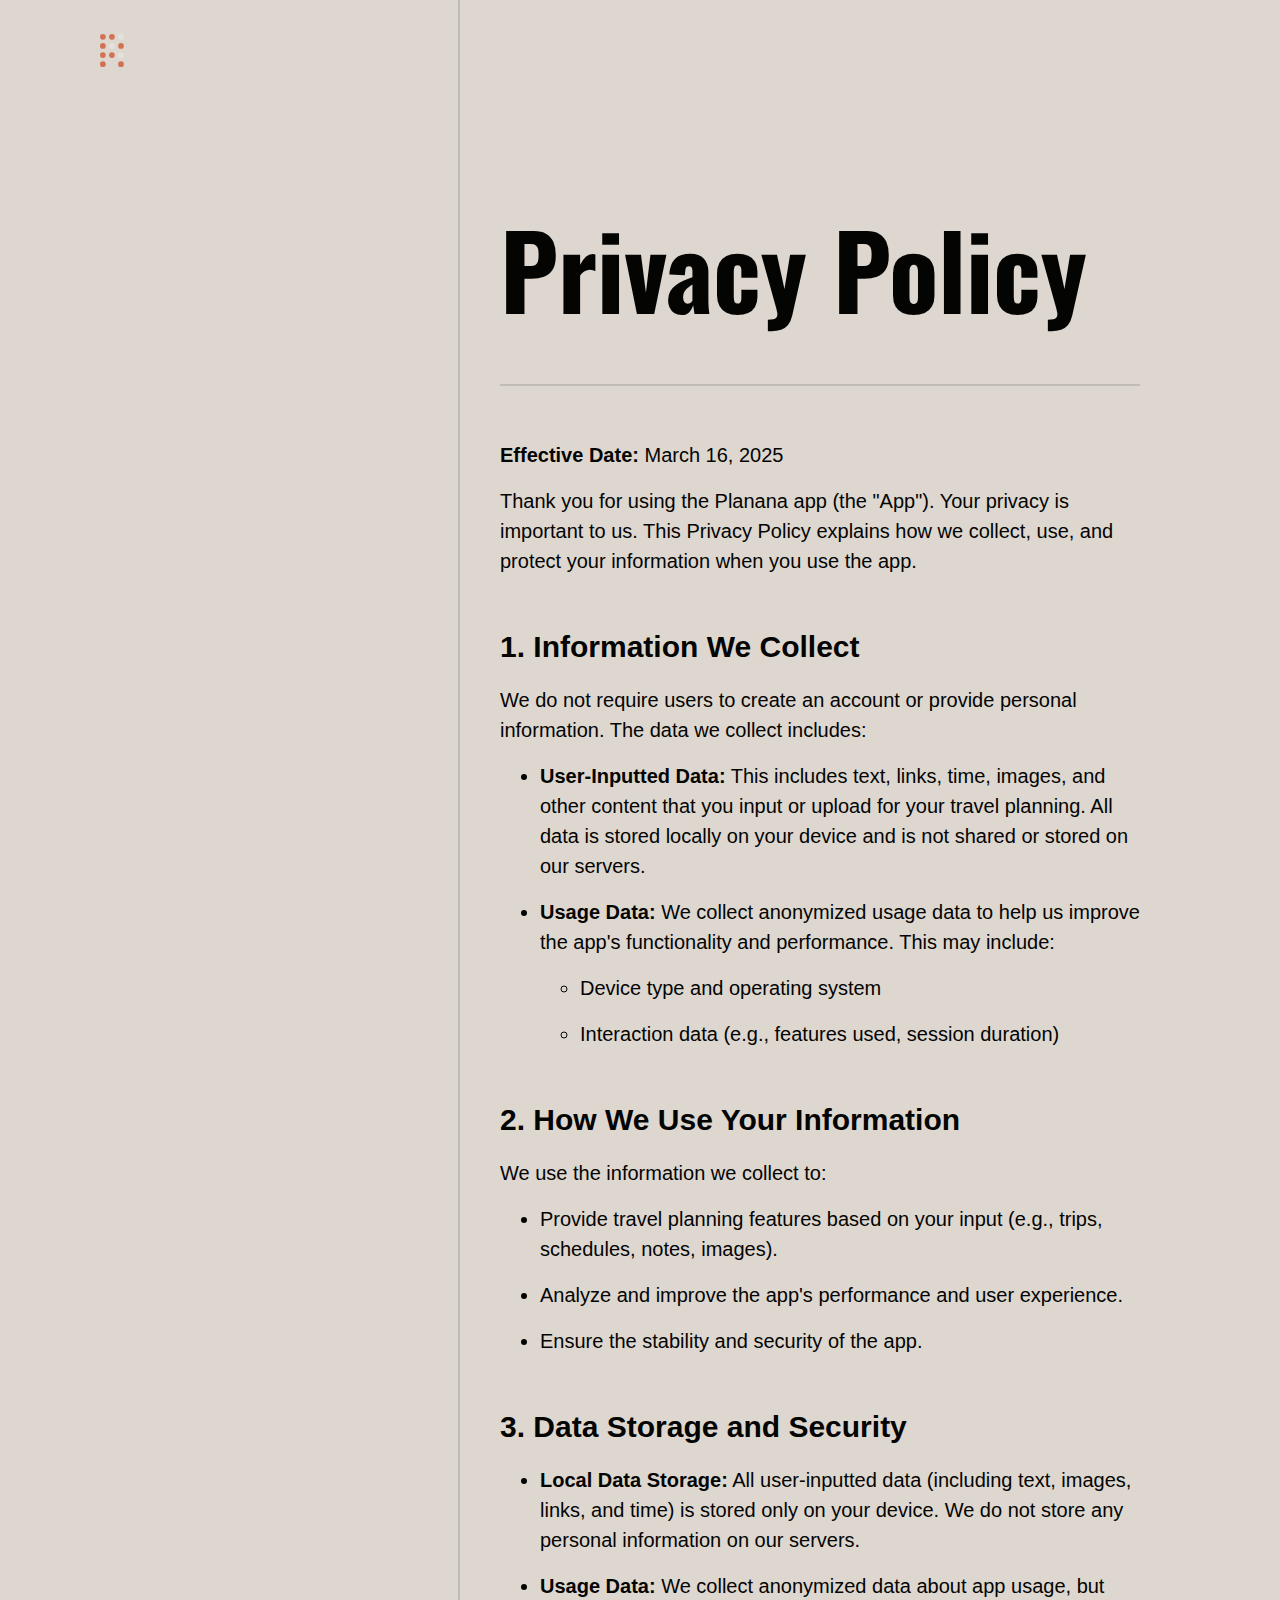
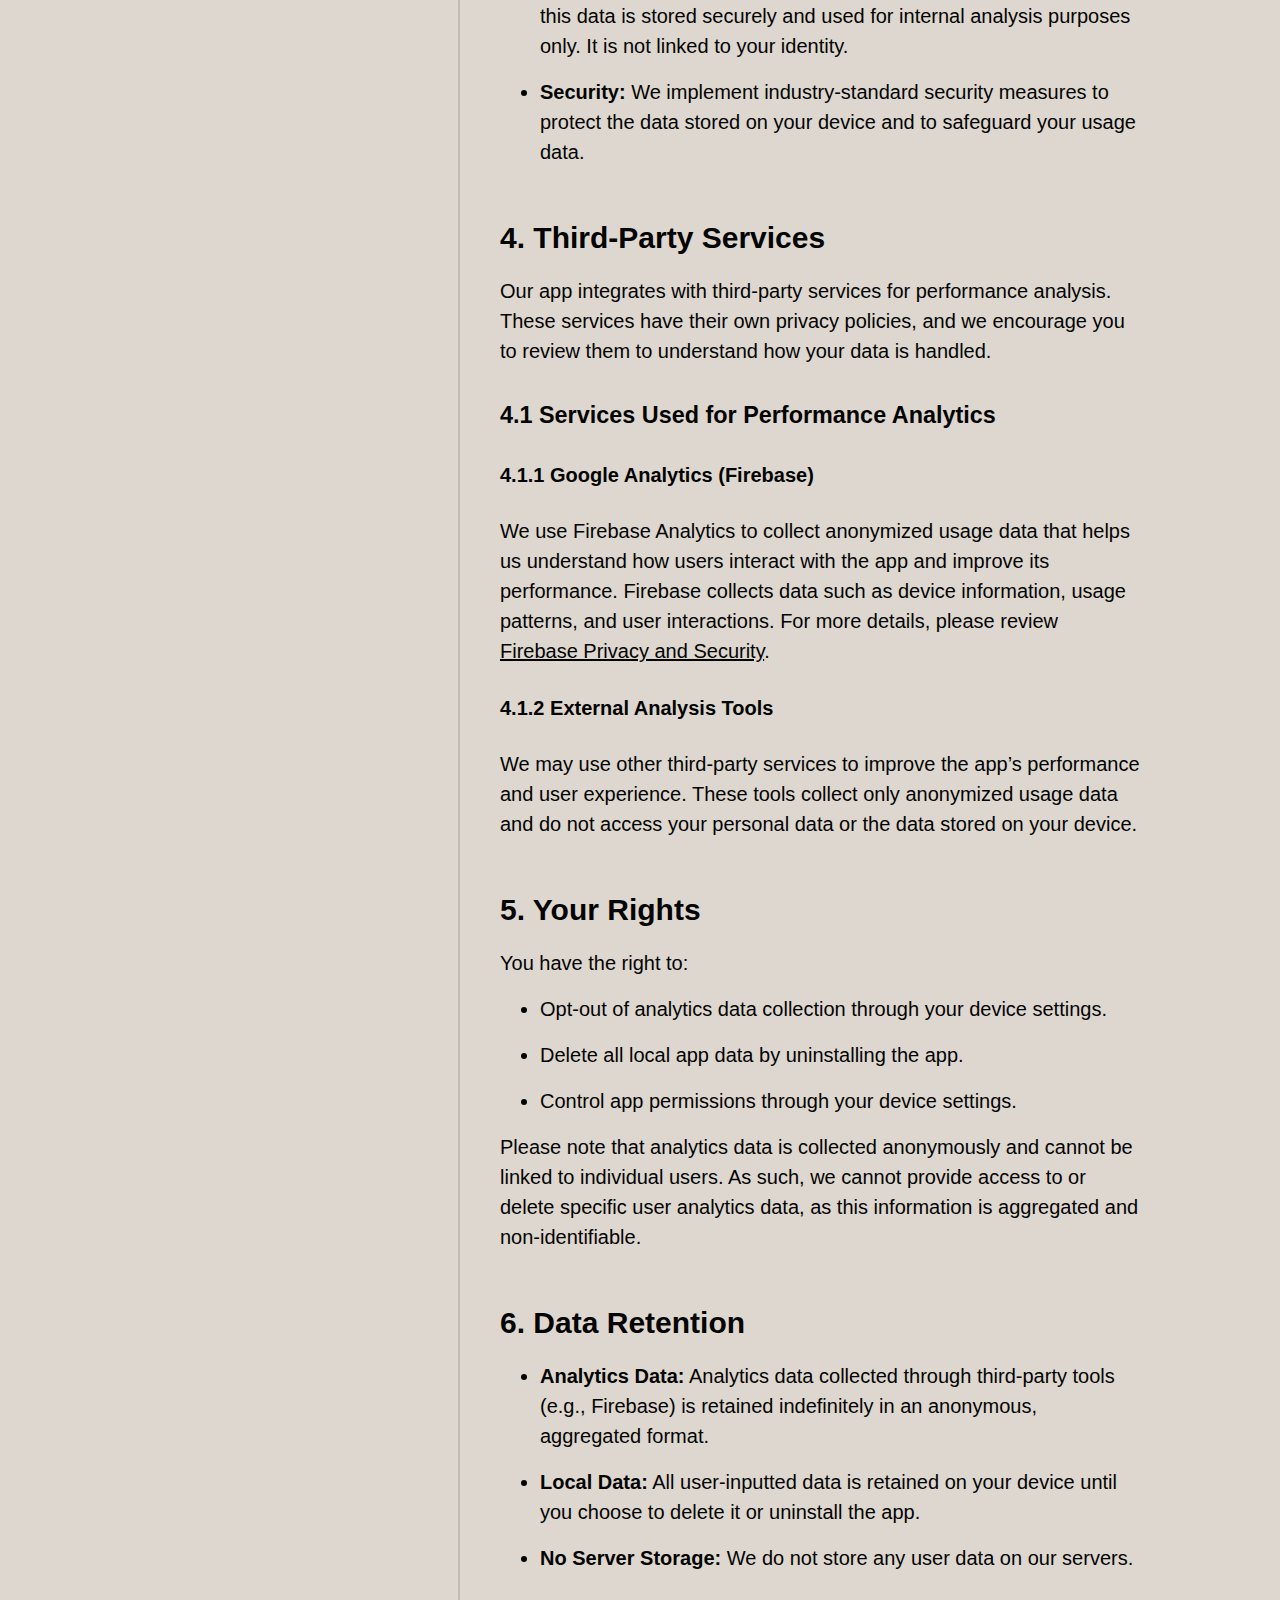
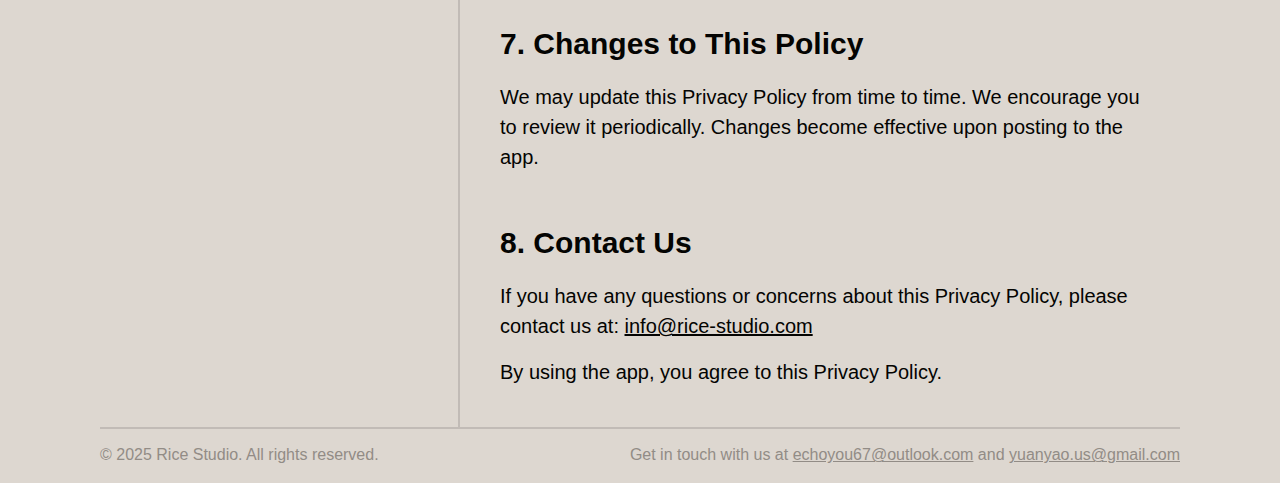
<file: planana/privacy.html>
<!DOCTYPE html>
<html lang="en">
<head>
    <meta charset="UTF-8">
    <meta name="viewport" content="width=device-width, initial-scale=1.0">
    <title>Planana Privacy</title>
    <!-- Favicon -->
    <link rel="icon" type="image/svg+xml" href="images/favicon.svg">
    <link rel="icon" type="image/png" href="images/favicon.avif">
    <link rel="stylesheet" href="../style.css">
    <link rel="preconnect" href="https://fonts.googleapis.com">
<link rel="preconnect" href="https://fonts.gstatic.com" crossorigin>
<link href="https://fonts.googleapis.com/css2?family=Oswald:wght@200..700&display=swap" rel="stylesheet">
</head>
<body>
    <div class="section padding-global" id="privacy-wrapper">
        <div class="grid-3x1">
            <div class="project-grid-item small left padding-top-small">
                <a href="../index.html" class="position-sticky"> 
                    <img src="../images/rice-studio-logo.svg" class="nav-logo" alt="Rice Studio Logo">
                </a>
            </div>
            <div class="padding-section project-grid-item large right ">
                <h1 class="content-heading">Privacy Policy</h1>
                <div class="content-wrapper project-section">
                    <p><strong>Effective Date:</strong> March 16, 2025</p>
                    <p>Thank you for using the Planana app (the "App"). Your privacy is important to us. This Privacy Policy explains how we collect, use, and protect your information when you use the app.</p>

                    <h2>1. Information We Collect</h2>
                    <p>We do not require users to create an account or provide personal information. The data we collect includes:</p>
                
                    <ul>
                        <li><strong>User-Inputted Data:</strong> This includes text, links, time, images, and other content that you input or upload for your travel planning. All data is stored locally on your device and is not shared or stored on our servers.</li>
                        <li><strong>Usage Data:</strong> We collect anonymized usage data to help us improve the app's functionality and performance. This may include:
                            <ul>
                                <li>Device type and operating system</li>
                                <li>Interaction data (e.g., features used, session duration)</li>
                            </ul>
                        </li>
                    </ul>
                
                    <h2>2. How We Use Your Information</h2>
                    <p>We use the information we collect to:</p>
                    <ul>
                        <li>Provide travel planning features based on your input (e.g., trips, schedules, notes, images).</li>
                        <li>Analyze and improve the app's performance and user experience.</li>
                        <li>Ensure the stability and security of the app.</li>
                    </ul>
                
                    <h2>3. Data Storage and Security</h2>
                    <ul>
                        <li><strong>Local Data Storage:</strong> All user-inputted data (including text, images, links, and time) is stored only on your device. We do not store any personal information on our servers.</li>
                        <li><strong>Usage Data:</strong> We collect anonymized data about app usage, but this data is stored securely and used for internal analysis purposes only. It is not linked to your identity.</li>
                        <li><strong>Security:</strong> We implement industry-standard security measures to protect the data stored on your device and to safeguard your usage data.</li>
                    </ul>
                
                    <h2>4. Third-Party Services</h2>
                    <p>Our app integrates with third-party services for performance analysis. These services have their own privacy policies, and we encourage you to review them to understand how your data is handled.</p>
                
                    <h3>4.1 Services Used for Performance Analytics</h3>
                
                    <h4>4.1.1 Google Analytics (Firebase)</h4>
                    <p>We use Firebase Analytics to collect anonymized usage data that helps us understand how users interact with the app and improve its performance. Firebase collects data such as device information, usage patterns, and user interactions. For more details, please review <a href="https://firebase.google.com/support/privacy" target="_blank">Firebase Privacy and Security</a>.</p>
                
                    <h4>4.1.2 External Analysis Tools</h4>
                    <p>We may use other third-party services to improve the app’s performance and user experience. These tools collect only anonymized usage data and do not access your personal data or the data stored on your device.</p>
                
                    <h2>5. Your Rights</h2>
                    <p>You have the right to:</p>
                    <ul>
                        <li>Opt-out of analytics data collection through your device settings.</li>
                        <li>Delete all local app data by uninstalling the app.</li>
                        <li>Control app permissions through your device settings.</li>
                    </ul>
                
                    <p>Please note that analytics data is collected anonymously and cannot be linked to individual users. As such, we cannot provide access to or delete specific user analytics data, as this information is aggregated and non-identifiable.</p>
                
                    <h2>6. Data Retention</h2>
                    <ul>
                        <li><strong>Analytics Data:</strong> Analytics data collected through third-party tools (e.g., Firebase) is retained indefinitely in an anonymous, aggregated format.</li>
                        <li><strong>Local Data:</strong> All user-inputted data is retained on your device until you choose to delete it or uninstall the app.</li>
                        <li><strong>No Server Storage:</strong> We do not store any user data on our servers.</li>
                    </ul>
                
                    <h2>7. Changes to This Policy</h2>
                    <p>We may update this Privacy Policy from time to time. We encourage you to review it periodically. Changes become effective upon posting to the app.</p>
                
                    <h2>8. Contact Us</h2>
                    <p>If you have any questions or concerns about this Privacy Policy, please contact us at: <a href="mailto:info@rice-studio.com">info@rice-studio.com</a></p>
                
                    <p>By using the app, you agree to this Privacy Policy.</p>
                
                </div>
            </div>
            </div>
         </div>
    </div>
    <div class="section padding-global">
        <div id="footerCopyright">
            <p class="copyright-text">© 2025 Rice Studio. All rights reserved.</p>
            <p class="copyright-text">Get in touch with us at <a href="mailto:echoyou67@outlook.com">echoyou67@outlook.com</a> and <a href="mailto:yuanyao.us@gmail.com">yuanyao.us@gmail.com</a></p>
        </div>  
    </div>
</body>
</html>
</file>
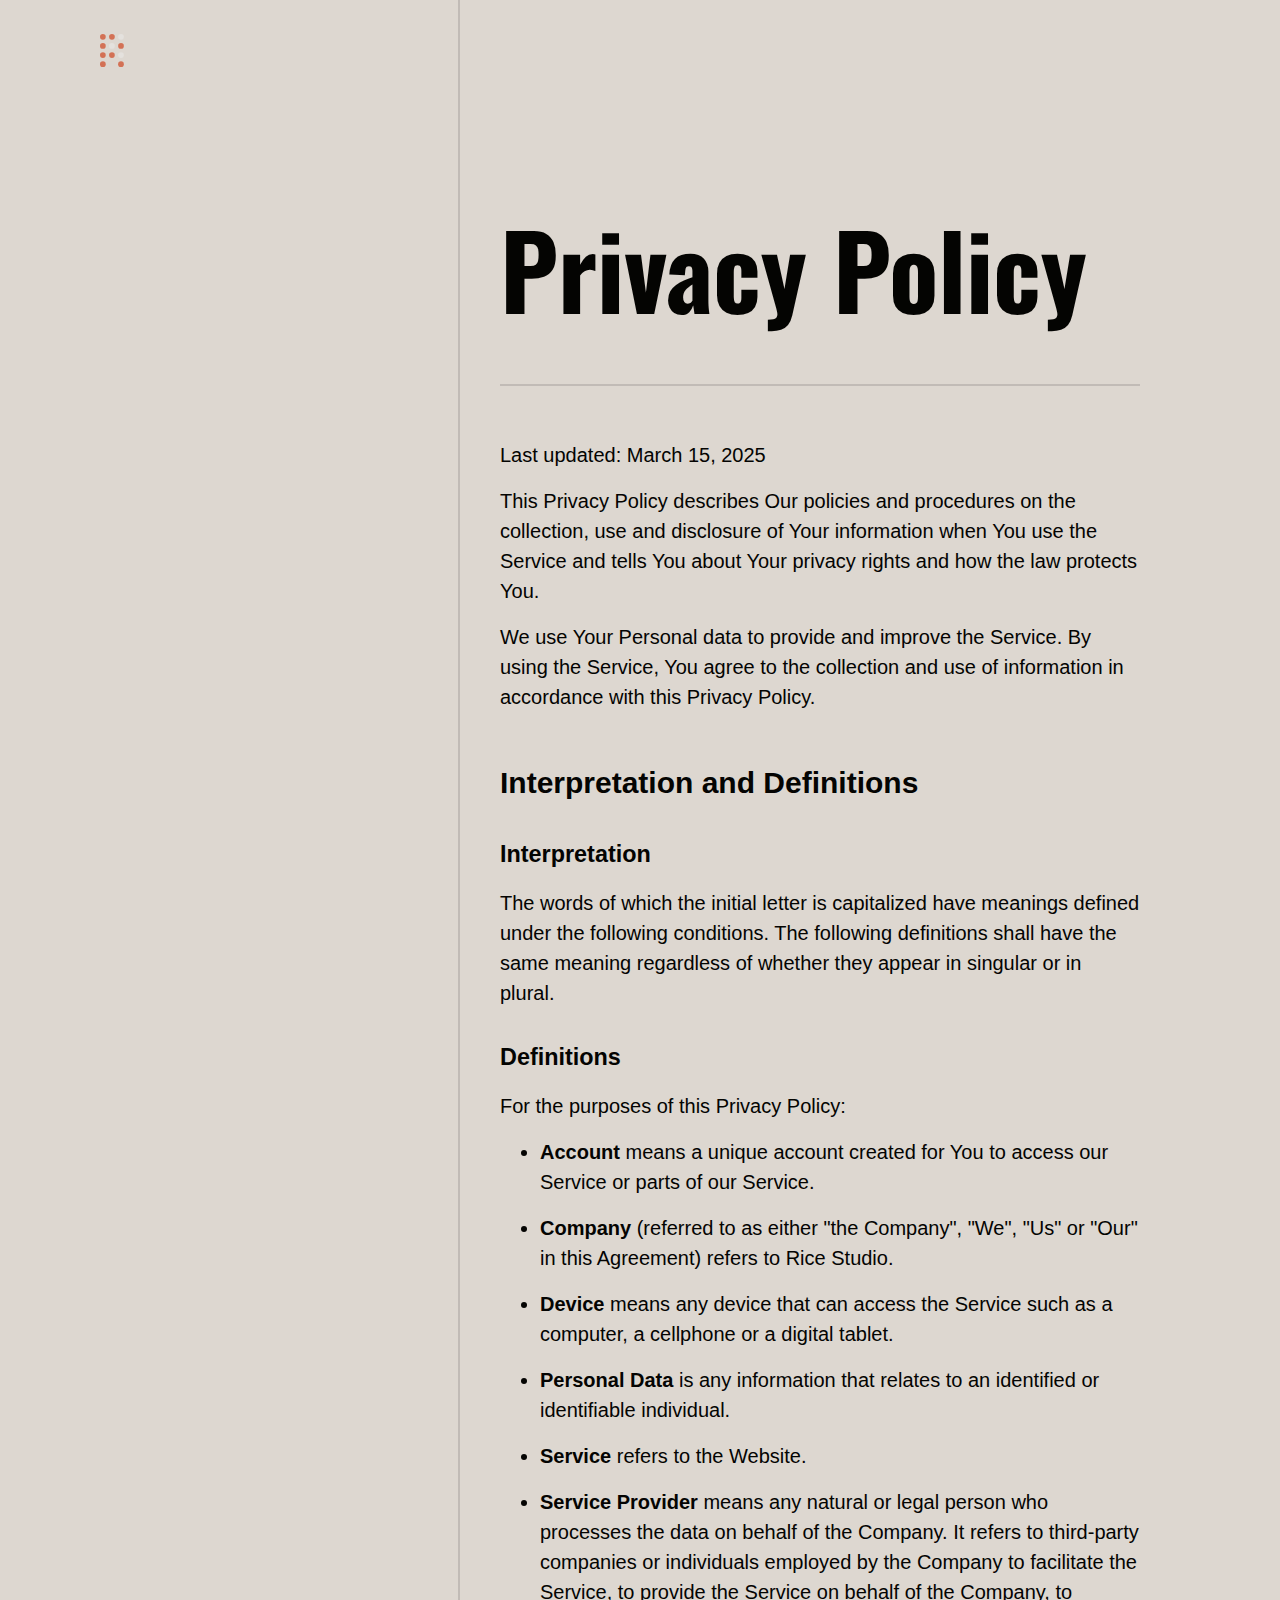
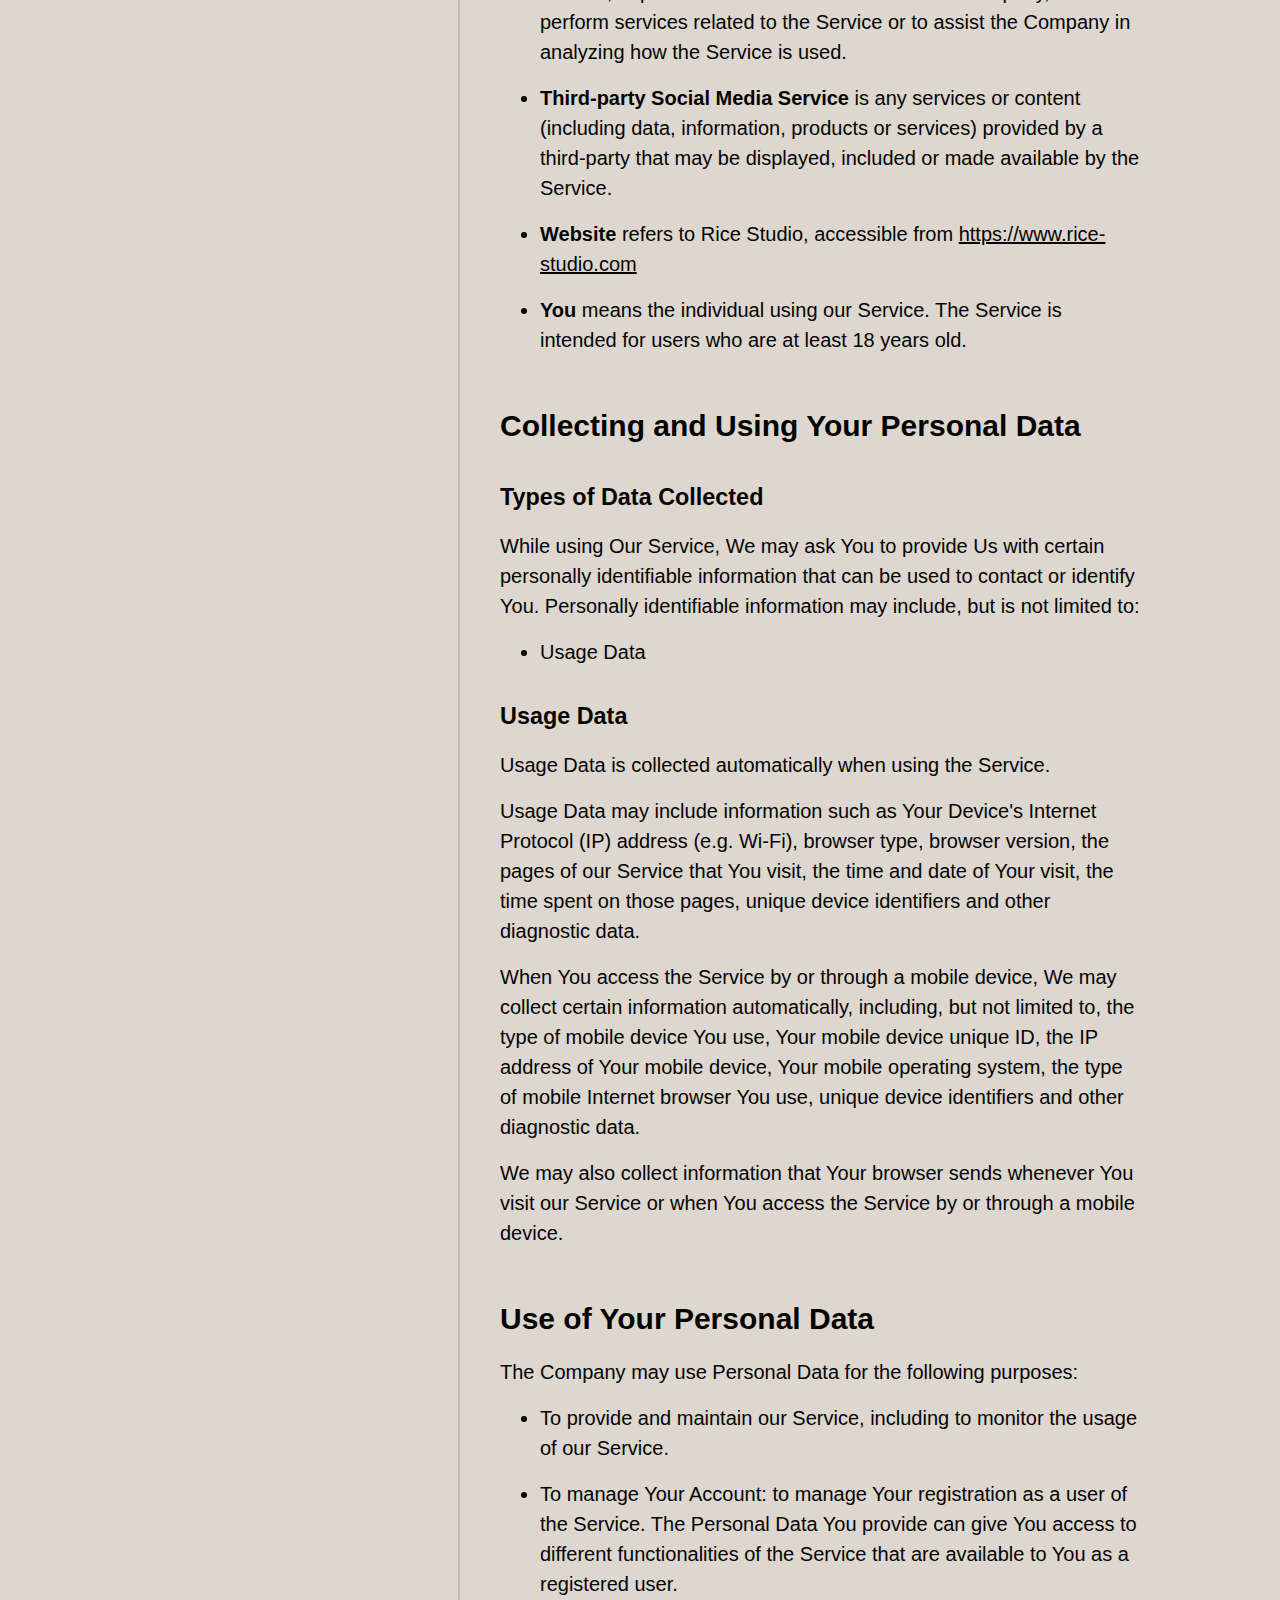
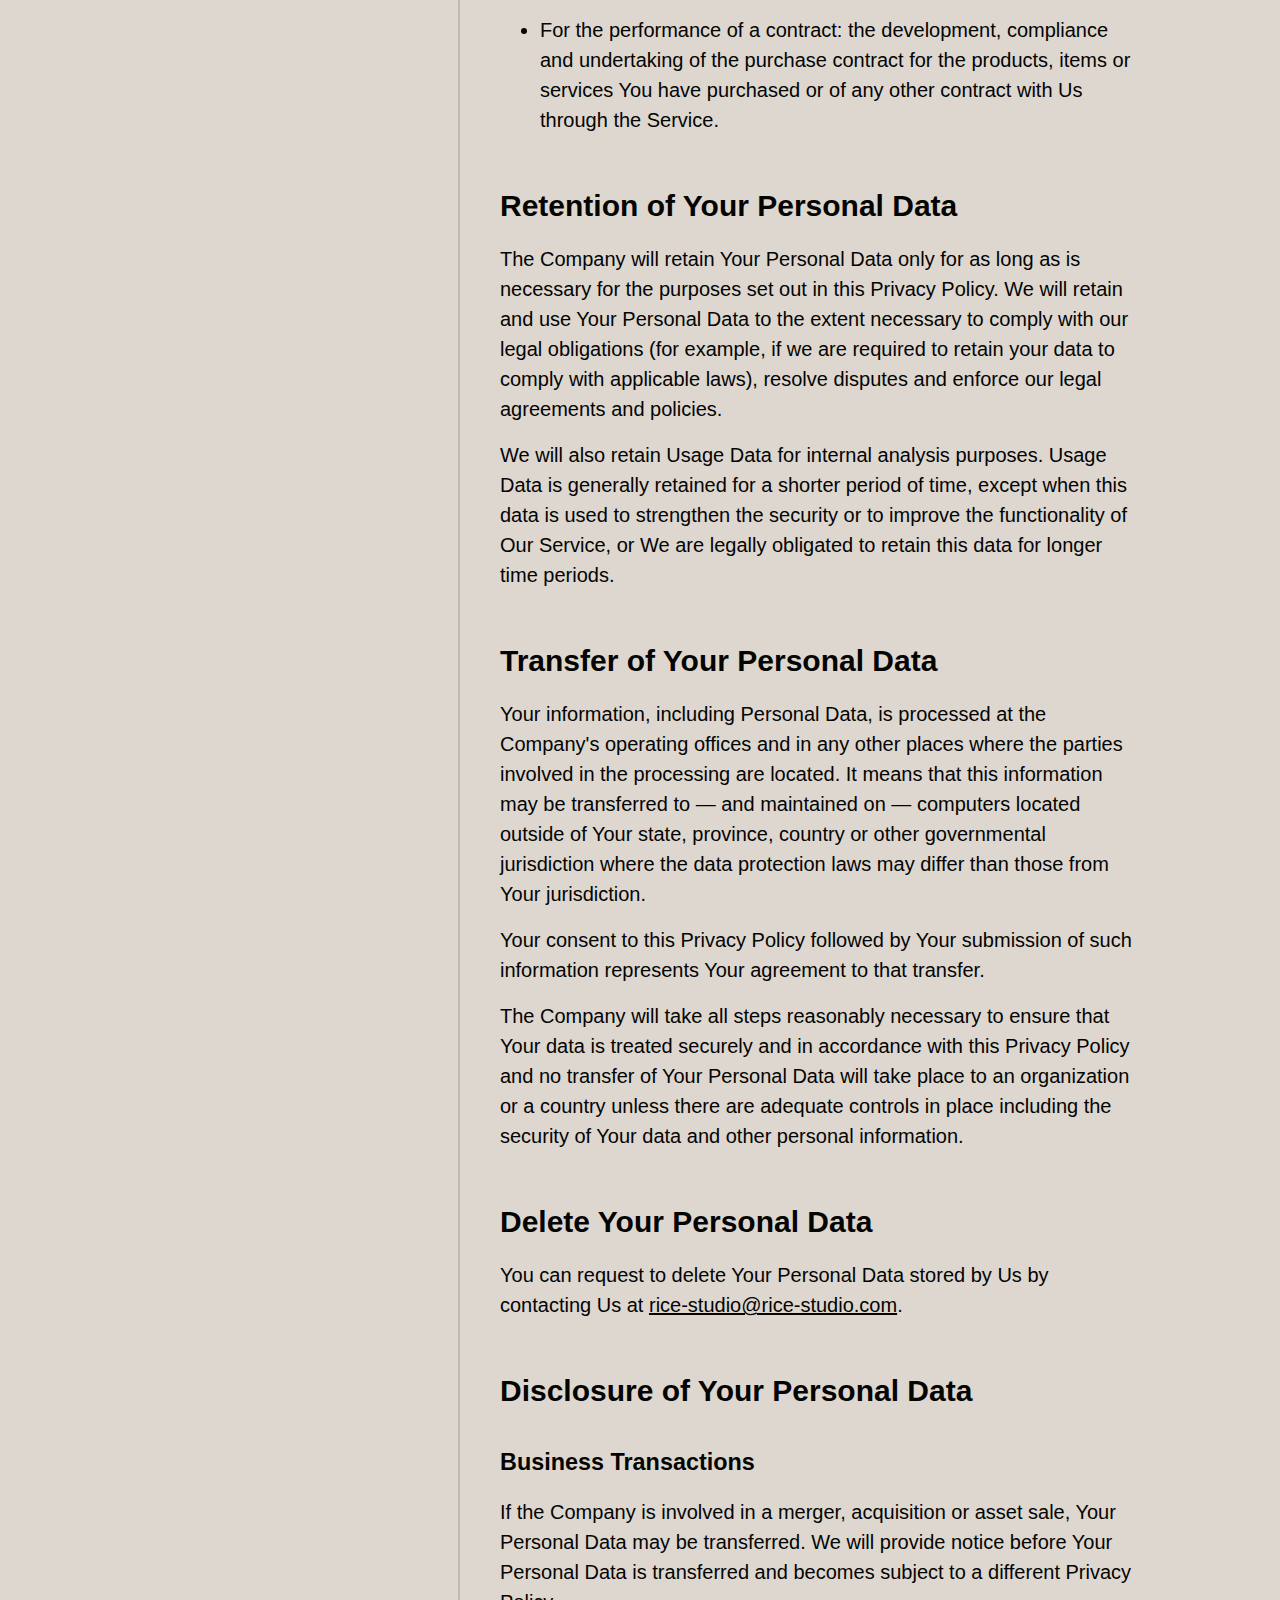
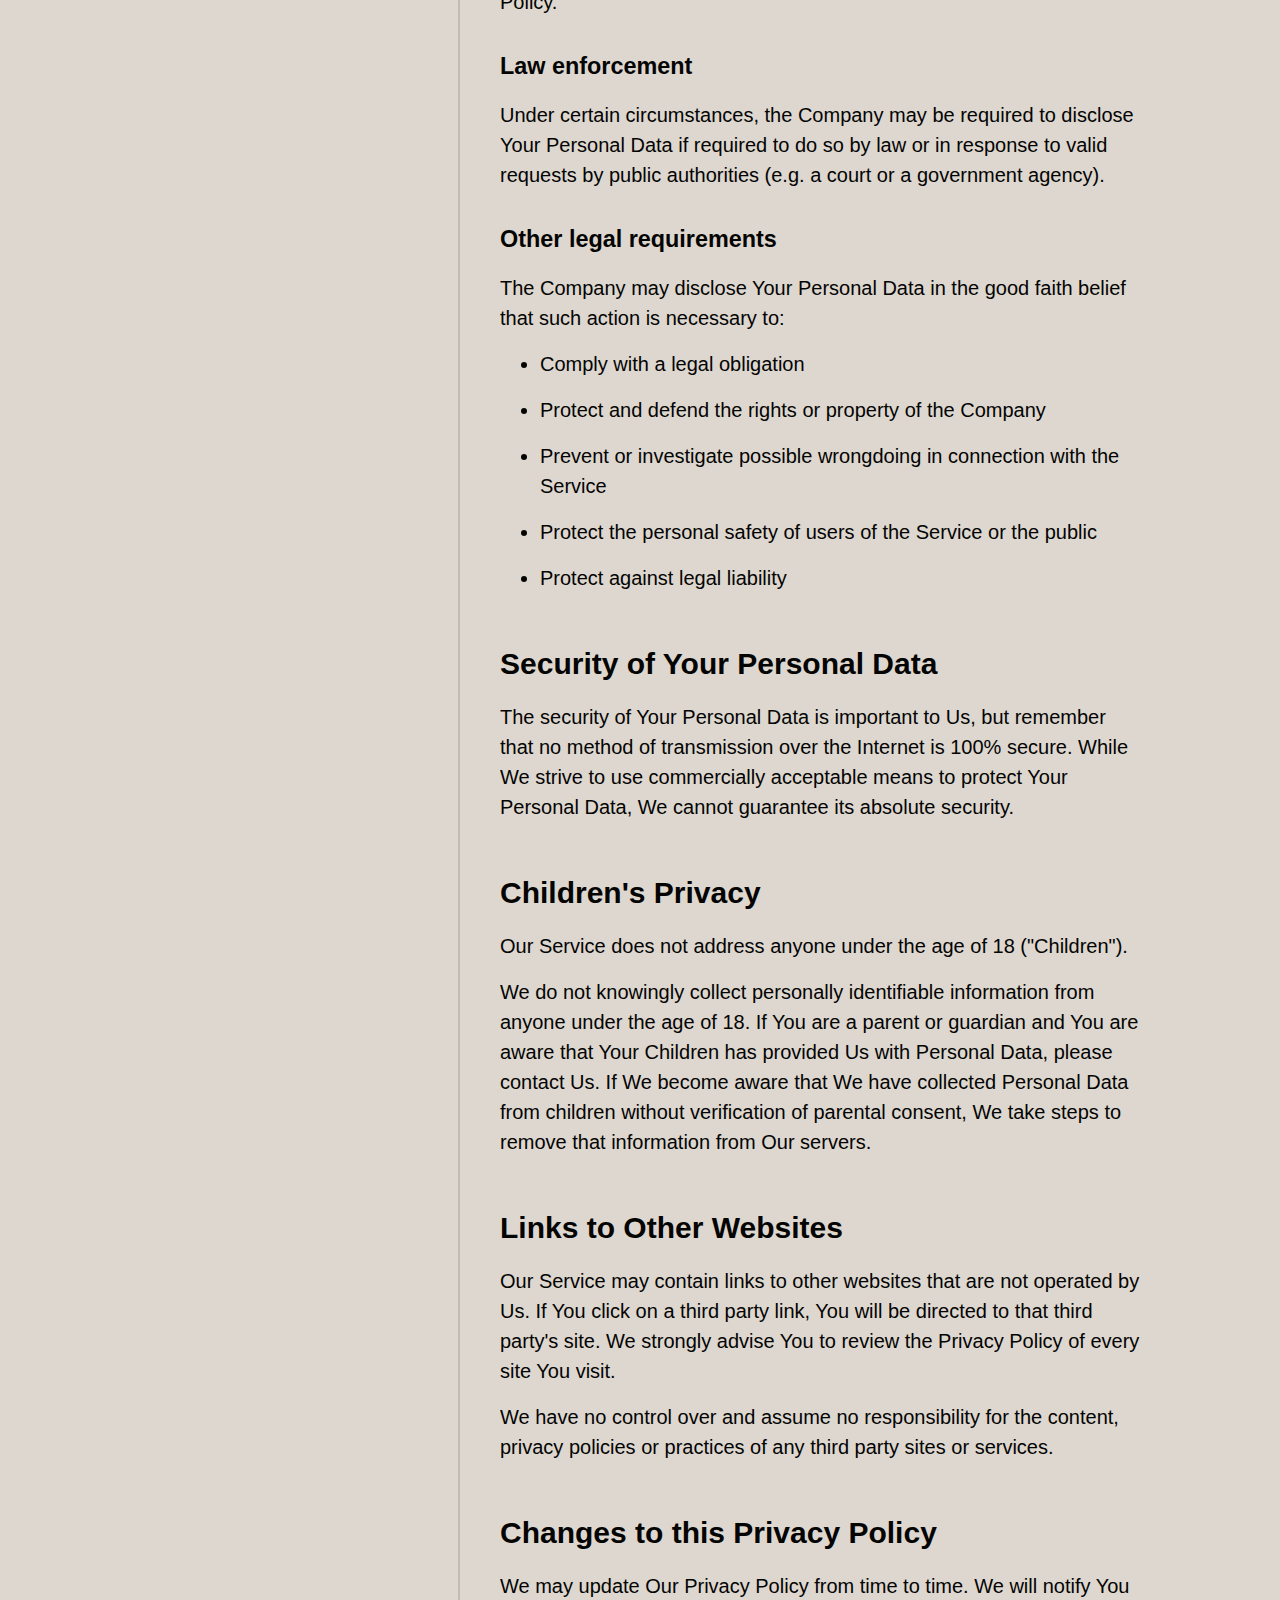
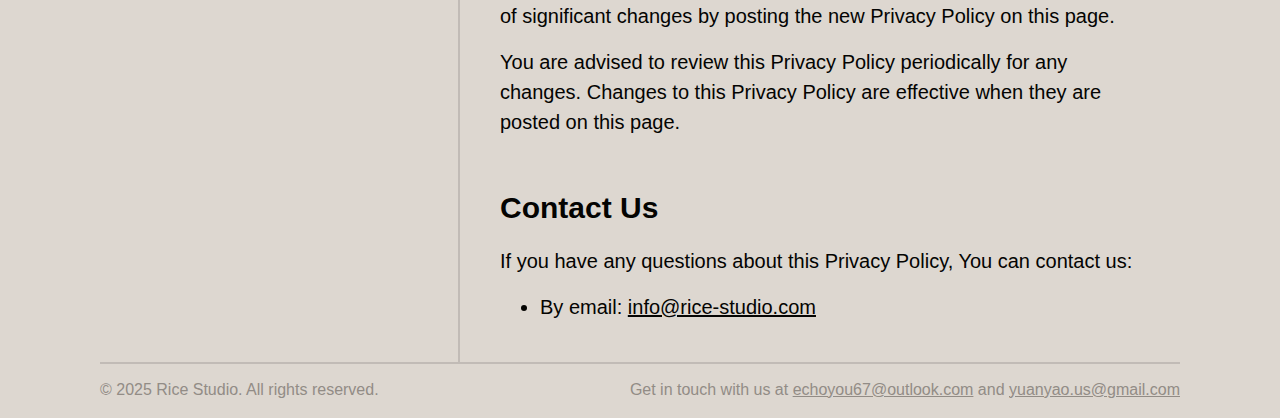
<file: Planana/privacy.html>
<!DOCTYPE html>
<html lang="en">
<head>
    <meta charset="UTF-8">
    <meta name="viewport" content="width=device-width, initial-scale=1.0">
    <title>Planana Privacy</title>
    <!-- Favicon -->
    <link rel="icon" type="image/svg+xml" href="images/favicon.svg">
    <link rel="icon" type="image/png" href="images/favicon.avif">
    <link rel="stylesheet" href="../style.css">
    <link rel="preconnect" href="https://fonts.googleapis.com">
<link rel="preconnect" href="https://fonts.gstatic.com" crossorigin>
<link href="https://fonts.googleapis.com/css2?family=Oswald:wght@200..700&display=swap" rel="stylesheet">
</head>
<body>
    <div class="section padding-global" id="privacy-wrapper">
        <div class="grid-3x1">
            <div class="project-grid-item small left padding-top-small">
                <a href="../index.html" class="position-sticky"> 
                    <img src="../images/rice-studio-logo.svg" class="nav-logo" alt="Rice Studio Logo">
                </a>
            </div>
            <div class="padding-section project-grid-item large right ">
                <h1 class="content-heading">Privacy Policy</h1>
                <div class="content-wrapper project-section">
                    <p>Last updated: March 15, 2025</p>
                    <p>This Privacy Policy describes Our policies and procedures on the collection, use and disclosure of Your information when You use the Service and tells You about Your privacy rights and how the law protects You.</p>
                    <p>We use Your Personal data to provide and improve the Service. By using the Service, You agree to the collection and use of information in accordance with this Privacy Policy. </p>
                    <h2>Interpretation and Definitions</h2>
                    <h3>Interpretation</h3>
                    <p>The words of which the initial letter is capitalized have meanings defined under the following conditions. The following definitions shall have the same meaning regardless of whether they appear in singular or in plural.</p>
                    <h3>Definitions</h3>
                    <p>For the purposes of this Privacy Policy:</p>
                    <ul>
                        <li>
                            <p><strong>Account</strong> means a unique account created for You to access our Service or parts of our Service.</p>
                        </li>
                        <li>
                            <p><strong>Company</strong> (referred to as either "the Company", "We", "Us" or "Our" in this Agreement) refers to Rice Studio.</p> 
                        </li>
                        <li>
                            <p><strong>Device</strong> means any device that can access the Service such as a computer, a cellphone or a digital tablet.</p>
                        </li>
                        <li>
                            <p><strong>Personal Data</strong> is any information that relates to an identified or identifiable individual.</p>
                        </li>
                        <li>
                            <p><strong>Service</strong> refers to the Website.</p>
                        </li>
                        <li>
                            <p><strong>Service Provider</strong> means any natural or legal person who processes the data on behalf of the Company. It refers to third-party companies or individuals employed by the Company to facilitate the Service, to provide the Service on behalf of the Company, to perform services related to the Service or to assist the Company in analyzing how the Service is used.</p>
                        </li>   
                        <li>
                            <p><strong>Third-party Social Media Service</strong> is any services or content (including data, information, products or services) provided by a third-party that may be displayed, included or made available by the Service.</p>
                        </li>
                        <li>
                            <p><strong>Website</strong> refers to Rice Studio, accessible from <a href="https://www.rice-studio.com" target="_blank">https://www.rice-studio.com</a></p>
                        </li>
                        <li>
                            <p><strong>You</strong> means the individual using our Service. The Service is intended for users who are at least 18 years old.</p>
                        </li>
                    </ul>
                    <h2>Collecting and Using Your Personal Data</h2>
                    <h3>Types of Data Collected</h3>
                    <p>While using Our Service, We may ask You to provide Us with certain personally identifiable information that can be used to contact or identify You. Personally identifiable information may include, but is not limited to:</p>
                    <ul>
                        <li>Usage Data </li>
                    </ul>
                    <h3>Usage Data</h3>
                    <p>Usage Data is collected automatically when using the Service.</p>
                    <p>Usage Data may include information such as Your Device's Internet Protocol (IP) address (e.g. Wi-Fi), browser type, browser version, the pages of our Service that You visit, the time and date of Your visit, the time spent on those pages, unique device identifiers and other diagnostic data.</p>
                    <p>When You access the Service by or through a mobile device, We may collect certain information automatically, including, but not limited to, the type of mobile device You use, Your mobile device unique ID, the IP address of Your mobile device, Your mobile operating system, the type of mobile Internet browser You use, unique device identifiers and other diagnostic data.</p>
                    <p>We may also collect information that Your browser sends whenever You visit our Service or when You access the Service by or through a mobile device.</p>
                    <!-- <h3>Information from Third-Party Social Media Services</h3>
                    <p>Our Service may allow You to create an account and log in to use the Service through the following third-party Social Media Services:</p>
                    <ul>
                        <li>Google</li>
                        <li>Apple</li>
                        <li>Facebook</li>
                    </ul>   
                    <p>For more information about the personal data that Google collects, please refer to the <a href="https://policies.google.com/privacy" target="_blank">Google Privacy Policy</a>.</p>
                    <p>For more information about the personal data that Apple collects, please refer to the <a href="https://www.apple.com/legal/privacy/en-ww/" target="_blank">Apple Privacy Policy</a>.</p>
                    <p>For more information about the personal data that Facebook collects, please refer to the <a href="https://www.facebook.com/privacy/explanation" target="_blank">Facebook Privacy Policy</a>.</p>
                     -->
                    <h2>Use of Your Personal Data</h2>
                    <p>The Company may use Personal Data for the following purposes:</p>
                    <ul>
                        <li>To provide and maintain our Service, including to monitor the usage of our Service.</li>
                        <li>To manage Your Account: to manage Your registration as a user of the Service. The Personal Data You provide can give You access to different functionalities of the Service that are available to You as a registered user.</li>
                        <li>For the performance of a contract: the development, compliance and undertaking of the purchase contract for the products, items or services You have purchased or of any other contract with Us through the Service.</li>
                    </ul>       
                    <h2>Retention of Your Personal Data</h2>
                    <p>The Company will retain Your Personal Data only for as long as is necessary for the purposes set out in this Privacy Policy. We will retain and use Your Personal Data to the extent necessary to comply with our legal obligations (for example, if we are required to retain your data to comply with applicable laws), resolve disputes and enforce our legal agreements and policies.</p>    
                    <p>We will also retain Usage Data for internal analysis purposes. Usage Data is generally retained for a shorter period of time, except when this data is used to strengthen the security or to improve the functionality of Our Service, or We are legally obligated to retain this data for longer time periods.</p>
                    <h2>Transfer of Your Personal Data</h2>
                    <p>Your information, including Personal Data, is processed at the Company's operating offices and in any other places where the parties involved in the processing are located. It means that this information may be transferred to — and maintained on — computers located outside of Your state, province, country or other governmental jurisdiction where the data protection laws may differ than those from Your jurisdiction.</p>
                    <p>Your consent to this Privacy Policy followed by Your submission of such information represents Your agreement to that transfer.</p>
                    <p>The Company will take all steps reasonably necessary to ensure that Your data is treated securely and in accordance with this Privacy Policy and no transfer of Your Personal Data will take place to an organization or a country unless there are adequate controls in place including the security of Your data and other personal information.</p>
                    <h2>Delete Your Personal Data</h2> 
                    <p>You can request to delete Your Personal Data stored by Us by contacting Us at <a href="mailto:rice-studio@rice-studio.com">rice-studio@rice-studio.com</a>.</p>
                    <h2>Disclosure of Your Personal Data</h2>
                    <h3>Business Transactions</h3>
                    <p>If the Company is involved in a merger, acquisition or asset sale, Your Personal Data may be transferred. We will provide notice before Your Personal Data is transferred and becomes subject to a different Privacy Policy.</p>
                    <h3>Law enforcement</h3>
                    <p>Under certain circumstances, the Company may be required to disclose Your Personal Data if required to do so by law or in response to valid requests by public authorities (e.g. a court or a government agency).</p>
                    <h3>Other legal requirements</h3>   
                    <p>The Company may disclose Your Personal Data in the good faith belief that such action is necessary to:</p>
                    <ul>
                        <li>Comply with a legal obligation</li>
                        <li>Protect and defend the rights or property of the Company</li>
                        <li>Prevent or investigate possible wrongdoing in connection with the Service</li>
                        <li>Protect the personal safety of users of the Service or the public</li>
                        <li>Protect against legal liability</li>
                    </ul>
                    <h2>Security of Your Personal Data</h2>
                    <p>The security of Your Personal Data is important to Us, but remember that no method of transmission over the Internet is 100% secure. While We strive to use commercially acceptable means to protect Your Personal Data, We cannot guarantee its absolute security.</p>
                    <h2>Children's Privacy</h2>
                    <p>Our Service does not address anyone under the age of 18 ("Children").</p>
                    <p>We do not knowingly collect personally identifiable information from anyone under the age of 18. If You are a parent or guardian and You are aware that Your Children has provided Us with Personal Data, please contact Us. If We become aware that We have collected Personal Data from children without verification of parental consent, We take steps to remove that information from Our servers.</p>
                    <h2>Links to Other Websites</h2>
                    <p>Our Service may contain links to other websites that are not operated by Us. If You click on a third party link, You will be directed to that third party's site. We strongly advise You to review the Privacy Policy of every site You visit.</p>
                    <p>We have no control over and assume no responsibility for the content, privacy policies or practices of any third party sites or services.</p>
                    <h2>Changes to this Privacy Policy</h2>
                    <p>We may update Our Privacy Policy from time to time. We will notify You of significant changes by posting the new Privacy Policy on this page.</p>
                    <p>You are advised to review this Privacy Policy periodically for any changes. Changes to this Privacy Policy are effective when they are posted on this page.</p>
                    <h2>Contact Us</h2>
                    <p>If you have any questions about this Privacy Policy, You can contact us:</p>
                    <ul>
                        <li>By email: <a href="mailto:info@rice-studio.com">info@rice-studio.com</a></li>
                    </ul>
                </div>
            </div>
            </div>
         </div>
    </div>
    <div class="section padding-global">
        <div id="footerCopyright">
            <p class="copyright-text">© 2025 Rice Studio. All rights reserved.</p>
            <p class="copyright-text">Get in touch with us at <a href="mailto:echoyou67@outlook.com">echoyou67@outlook.com</a> and <a href="mailto:yuanyao.us@gmail.com">yuanyao.us@gmail.com</a></p>
        </div>  
    </div>
</body>
</html>
</file>
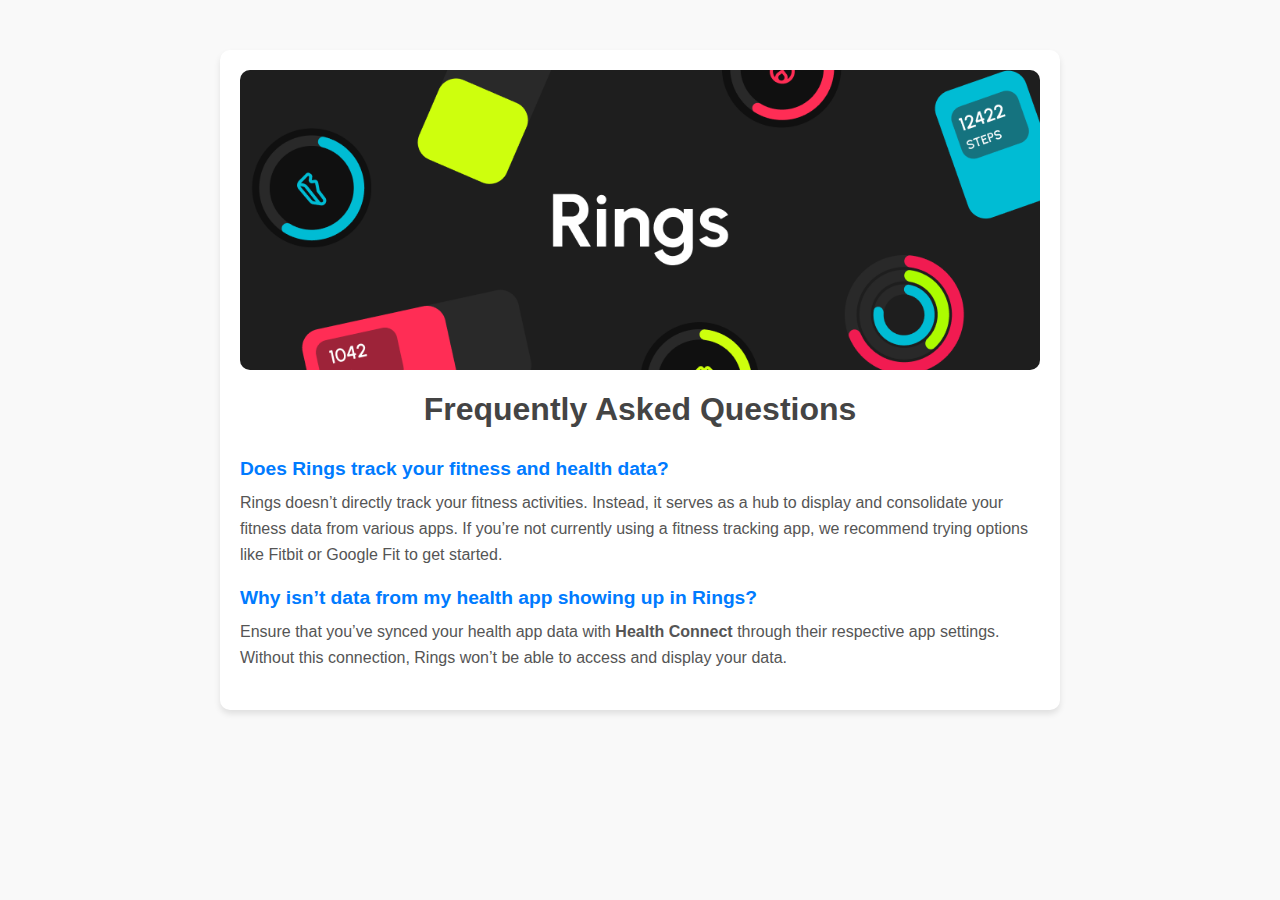
<file: rings/faq.html>
<!DOCTYPE html>
<html lang="en">
<head>
    <meta charset="UTF-8">
    <meta name="viewport" content="width=device-width, initial-scale=1.0">
    <title>FAQ - Rings</title>
    <style>
        body {
            font-family: Arial, sans-serif;
            margin: 0;
            padding: 0;
            background-color: #f9f9f9;
            color: #333;
        }

        .faq-container {
            max-width: 800px;
            margin: 50px auto;
            background: #fff;
            padding: 20px;
            border-radius: 10px;
            box-shadow: 0 4px 6px rgba(0, 0, 0, 0.1);
        }

        .faq-header {
            text-align: center;
            margin-bottom: 30px;
        }

        .faq-header h1 {
            font-size: 2rem;
            color: #444;
        }

        .faq-image {
            width: 100%;
            height: 300px;
            background-color: #ddd;
            border-radius: 10px;
            margin-bottom: 20px;
            display: flex;
            justify-content: center;
            align-items: center;
            color: #555;
            font-size: 1.2rem;
            font-style: italic;
        }

        .faq-item {
            margin-bottom: 20px;
        }

        .faq-item h3 {
            font-size: 1.2rem;
            margin-bottom: 10px;
            color: #007BFF;
        }

        .faq-item p {
            font-size: 1rem;
            margin: 0;
            line-height: 1.6;
            color: #555;
        }

        .faq-item h3:hover {
            text-decoration: underline;
        }
    </style>
</head>
<body>
    <div class="faq-container">
        <div class="faq-header">
            <div class="faq-image">
                <img src="/images/rings-banner.png" alt="Feature Image" style="width: 100%; height: 100%; object-fit: cover; border-radius: 10px;">
            </div>
            <h1>Frequently Asked Questions</h1>
        </div>

        <div class="faq-item">
            <h3>Does Rings track your fitness and health data?</h3>
            <p>Rings doesn’t directly track your fitness activities. Instead, it serves as a hub to display and consolidate your fitness data from various apps. If you’re not currently using a fitness tracking app, we recommend trying options like Fitbit or Google Fit to get started.</p>
        </div>

        <div class="faq-item">
            <h3>Why isn’t data from my health app showing up in Rings?</h3>
            <p>Ensure that you’ve synced your health app data with <strong>Health Connect</strong> through their respective app settings. Without this connection, Rings won’t be able to access and display your data.</p>
        </div>
    </div>
</body>
</html>
</file>
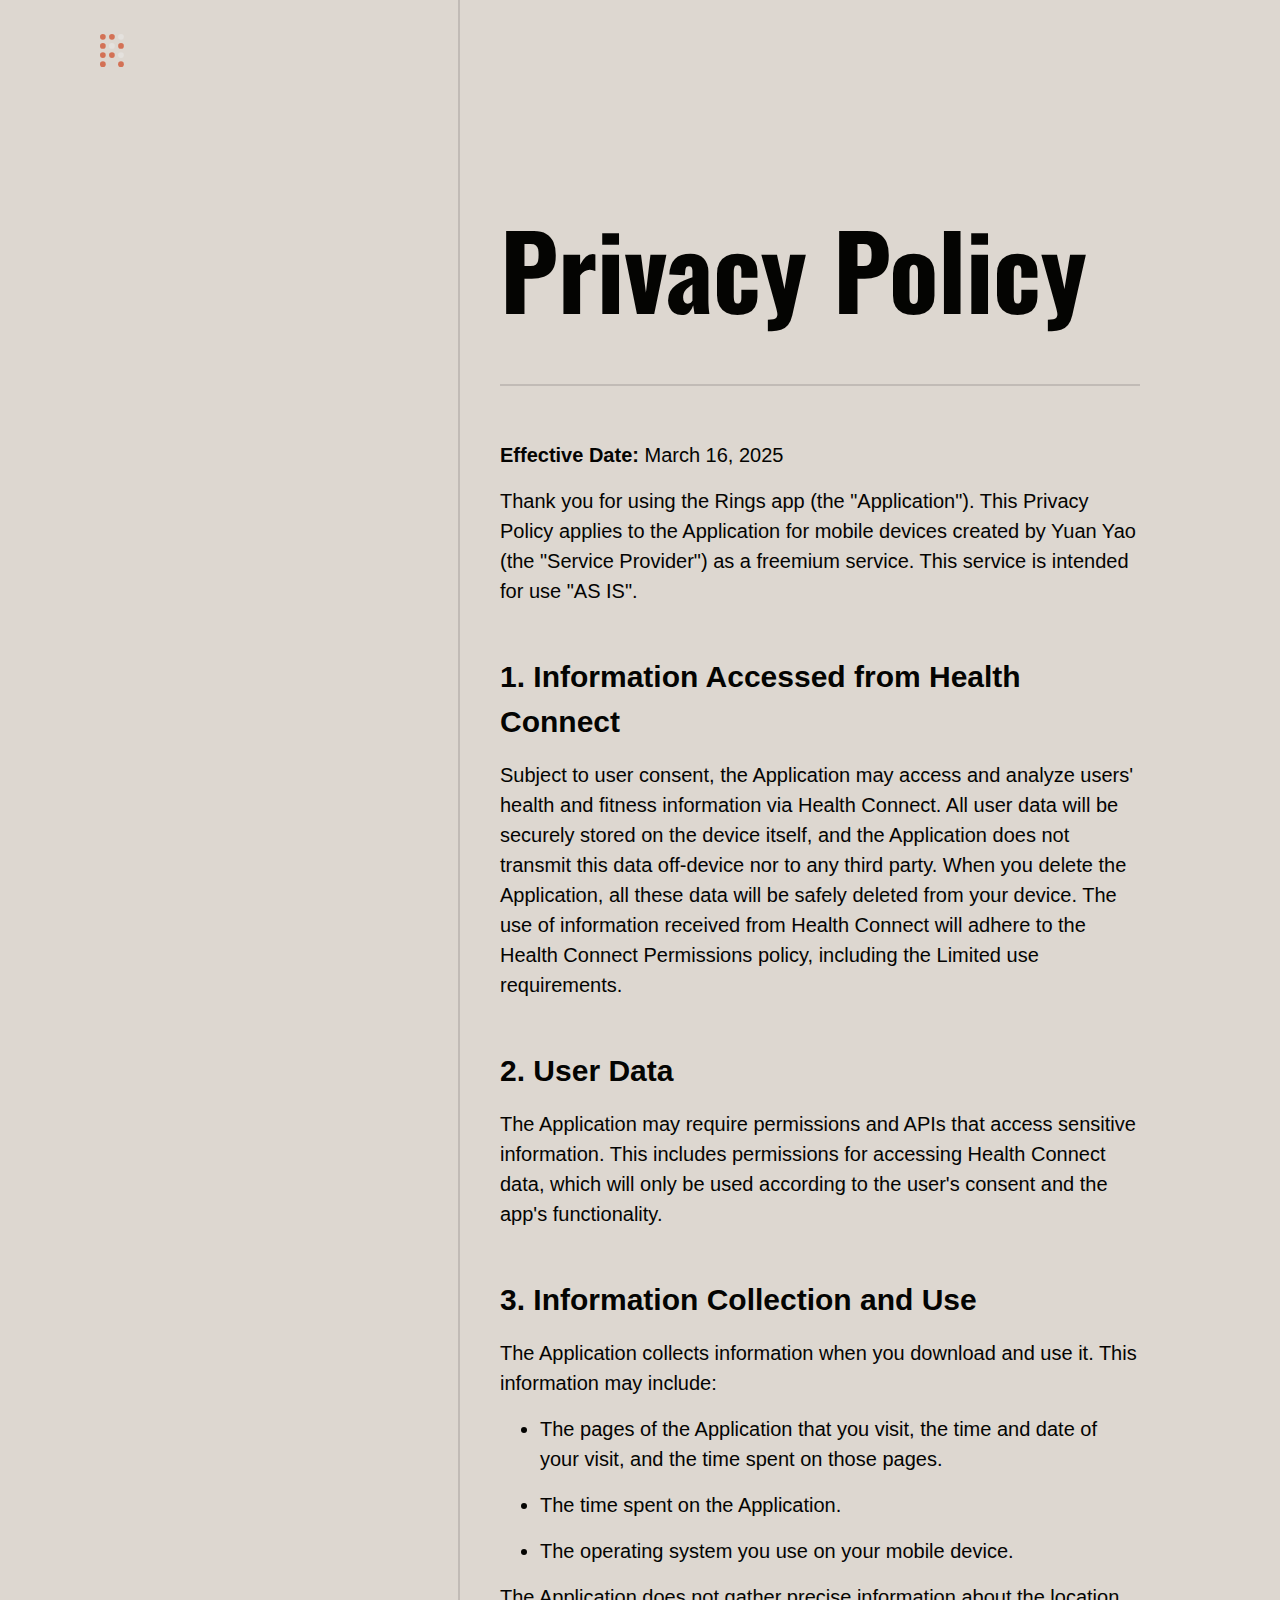
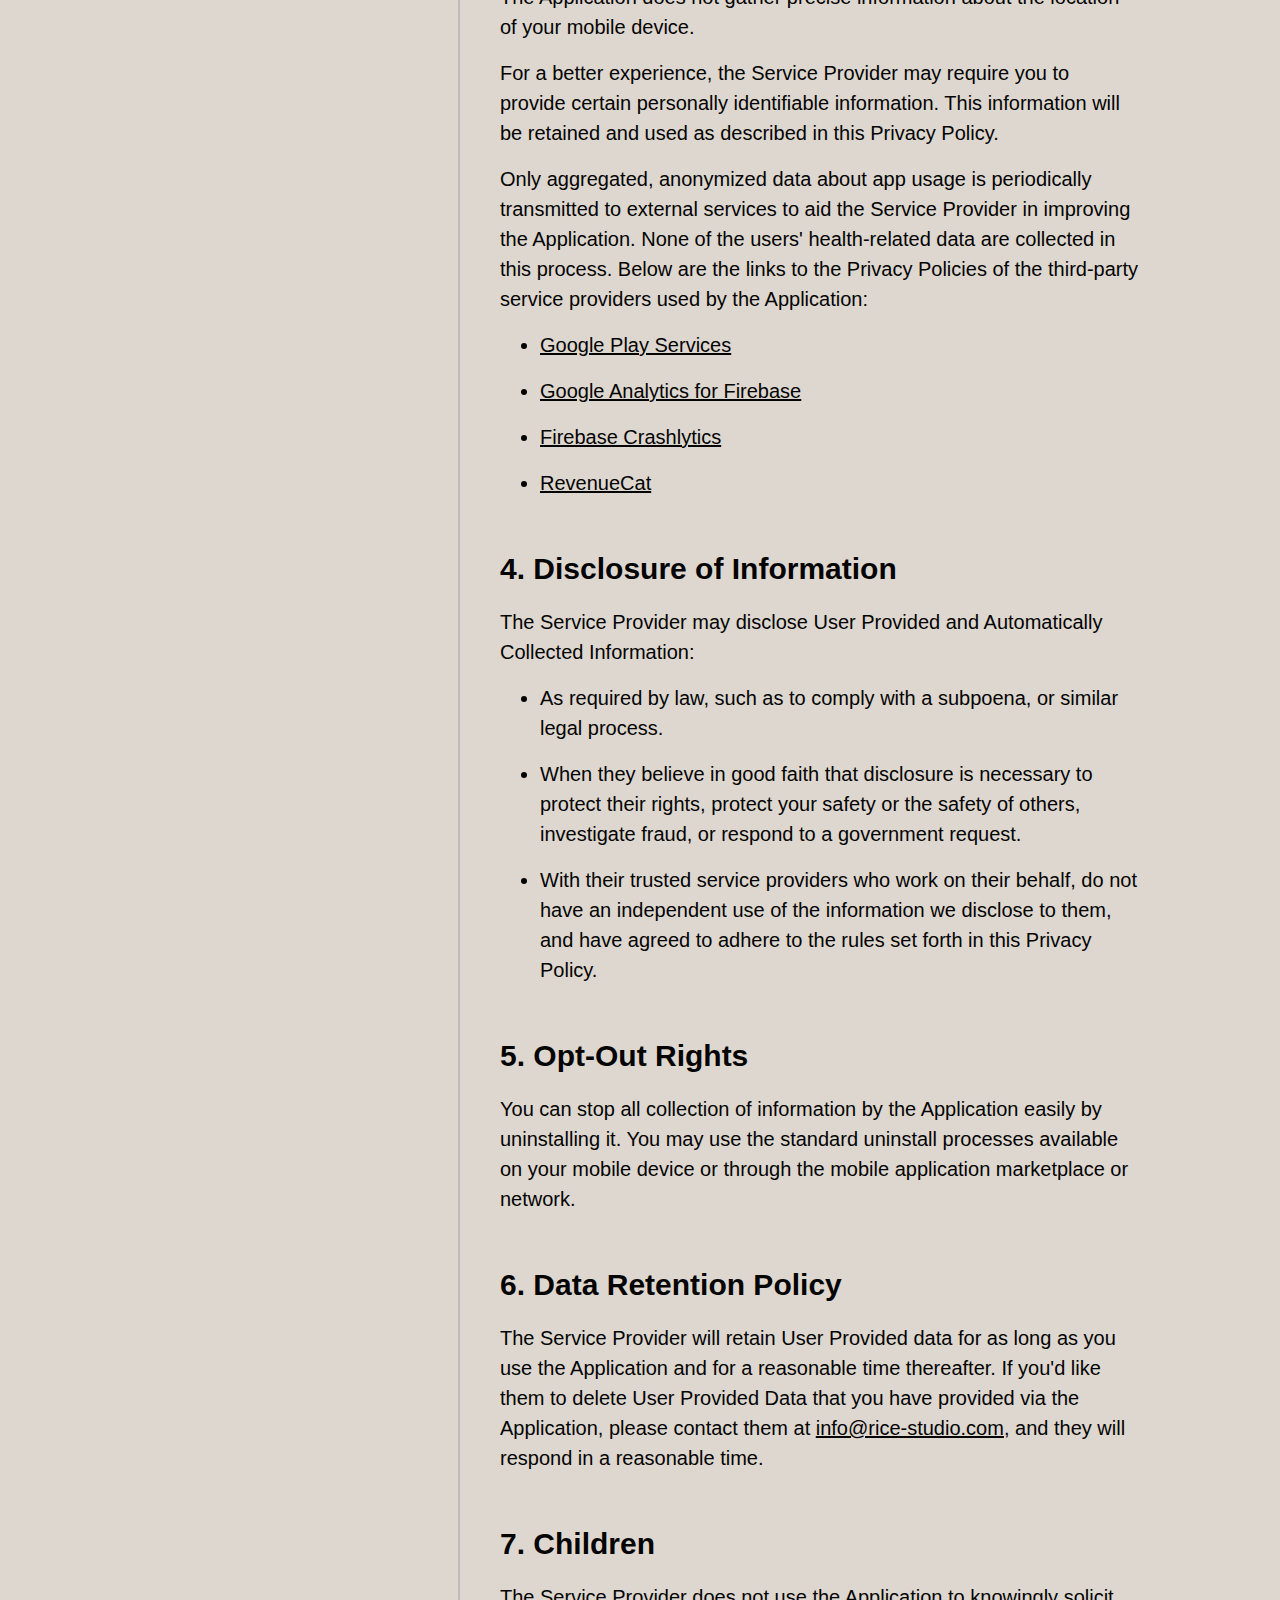
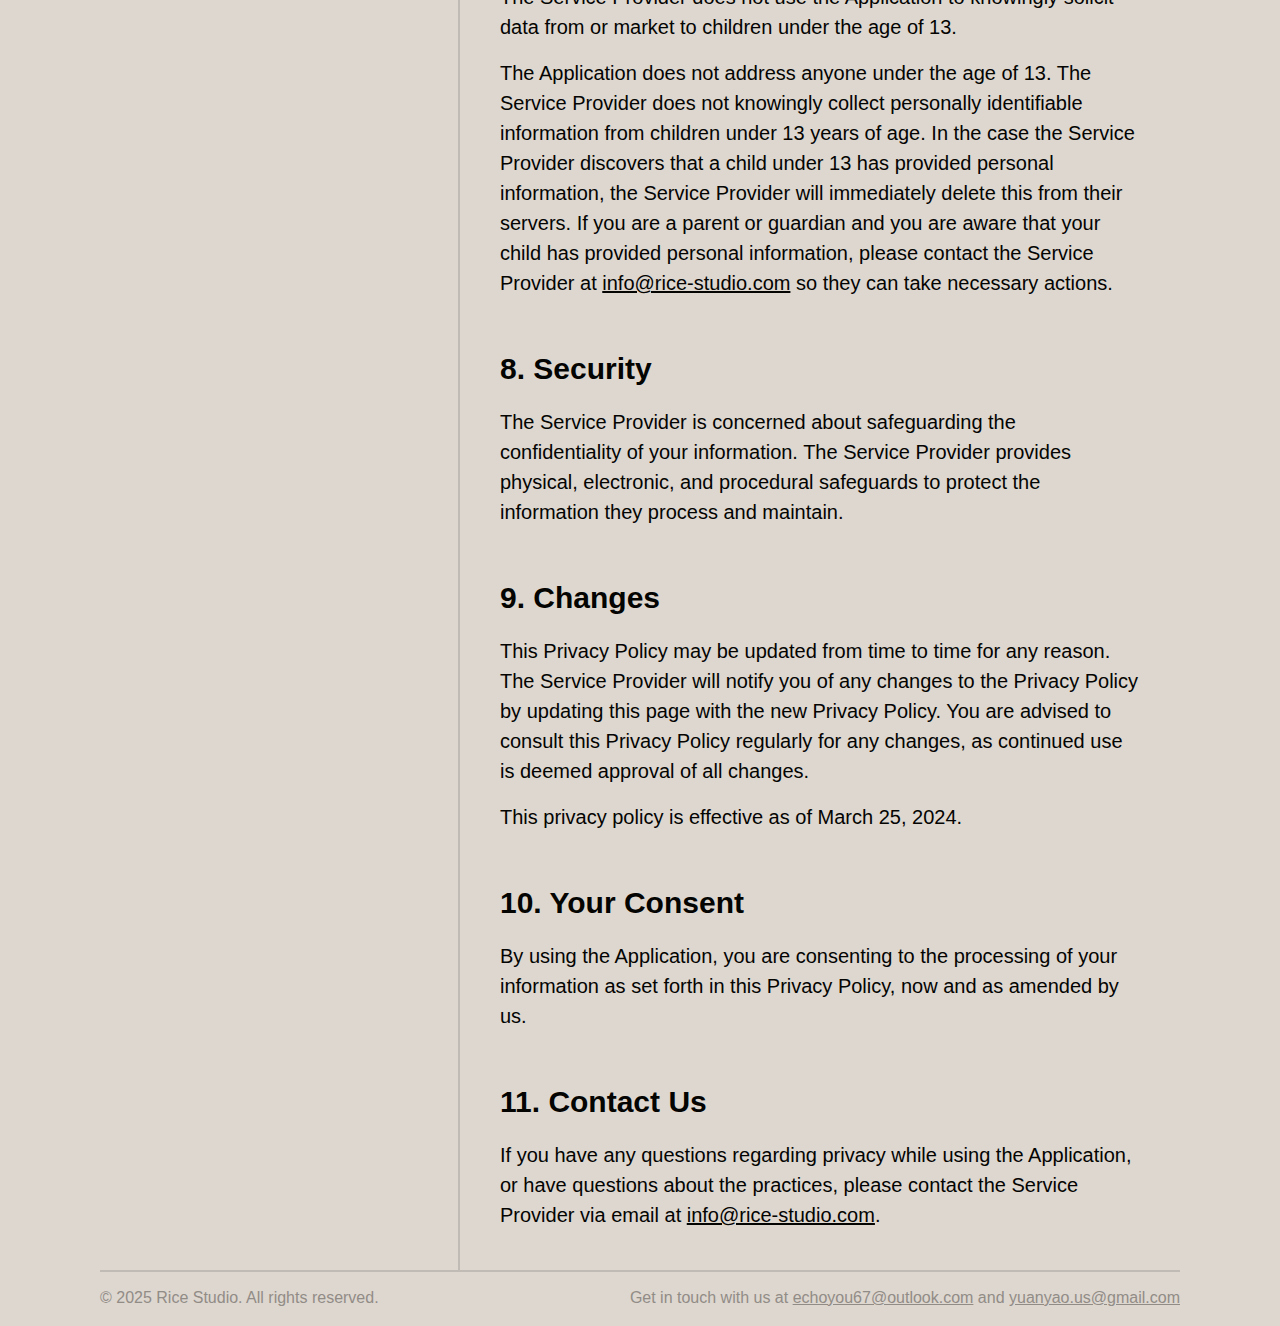
<file: rings/privacy.html>
<!DOCTYPE html>
<html lang="en">
<head>
    <meta charset="UTF-8">
    <meta name="viewport" content="width=device-width, initial-scale=1.0">
    <title>Rings Privacy</title>
    <!-- Favicon -->
    <link rel="icon" type="image/svg+xml" href="images/favicon.svg">
    <link rel="icon" type="image/png" href="images/favicon.avif">
    <link rel="stylesheet" href="../style.css">
    <link rel="preconnect" href="https://fonts.googleapis.com">
<link rel="preconnect" href="https://fonts.gstatic.com" crossorigin>
<link href="https://fonts.googleapis.com/css2?family=Oswald:wght@200..700&display=swap" rel="stylesheet">
</head>
<body>
    <div class="section padding-global" id="privacy-wrapper">
        <div class="grid-3x1">
            <div class="project-grid-item small left padding-top-small">
                <a href="../index.html" class="position-sticky"> 
                    <img src="../images/rice-studio-logo.svg" class="nav-logo" alt="Rice Studio Logo">
                </a>
            </div>
            <div class="padding-section project-grid-item large right ">
                <h1 class="content-heading">Privacy Policy</h1>
                <div class="content-wrapper project-section">
                    <p><strong>Effective Date:</strong> March 16, 2025</p>
                    <p>Thank you for using the Rings app (the "Application"). This Privacy Policy applies to the Application for mobile devices created by Yuan Yao (the "Service Provider") as a freemium service. This service is intended for use "AS IS".</p>

                <h2>1. Information Accessed from Health Connect</h2>
                <p>Subject to user consent, the Application may access and analyze users' health and fitness information via Health Connect. All user data will be securely stored on the device itself, and the Application does not transmit this data off-device nor to any third party. When you delete the Application, all these data will be safely deleted from your device. The use of information received from Health Connect will adhere to the Health Connect Permissions policy, including the Limited use requirements.</p>

                <h2>2. User Data</h2>
                <p>The Application may require permissions and APIs that access sensitive information. This includes permissions for accessing Health Connect data, which will only be used according to the user's consent and the app's functionality.</p>

                <h2>3. Information Collection and Use</h2>
                <p>The Application collects information when you download and use it. This information may include:</p>
                <ul>
                    <li>The pages of the Application that you visit, the time and date of your visit, and the time spent on those pages.</li>
                    <li>The time spent on the Application.</li>
                    <li>The operating system you use on your mobile device.</li>
                </ul>
                <p>The Application does not gather precise information about the location of your mobile device.</p>
                
                <p>For a better experience, the Service Provider may require you to provide certain personally identifiable information. This information will be retained and used as described in this Privacy Policy.</p>
                
                <p>Only aggregated, anonymized data about app usage is periodically transmitted to external services to aid the Service Provider in improving the Application. None of the users' health-related data are collected in this process. Below are the links to the Privacy Policies of the third-party service providers used by the Application:</p>
                <ul>
                    <li><a href="https://policies.google.com/privacy" target="_blank">Google Play Services</a></li>
                    <li><a href="https://firebase.google.com/policies/analytics" target="_blank">Google Analytics for Firebase</a></li>
                    <li><a href="https://firebase.google.com/support/privacy" target="_blank">Firebase Crashlytics</a></li>
                    <li><a href="https://www.revenuecat.com/privacy" target="_blank">RevenueCat</a></li>
                </ul>

                <h2>4. Disclosure of Information</h2>
                <p>The Service Provider may disclose User Provided and Automatically Collected Information:</p>
                <ul>
                    <li>As required by law, such as to comply with a subpoena, or similar legal process.</li>
                    <li>When they believe in good faith that disclosure is necessary to protect their rights, protect your safety or the safety of others, investigate fraud, or respond to a government request.</li>
                    <li>With their trusted service providers who work on their behalf, do not have an independent use of the information we disclose to them, and have agreed to adhere to the rules set forth in this Privacy Policy.</li>
                </ul>

                <h2>5. Opt-Out Rights</h2>
                <p>You can stop all collection of information by the Application easily by uninstalling it. You may use the standard uninstall processes available on your mobile device or through the mobile application marketplace or network.</p>

                <h2>6. Data Retention Policy</h2>
                <p>The Service Provider will retain User Provided data for as long as you use the Application and for a reasonable time thereafter. If you'd like them to delete User Provided Data that you have provided via the Application, please contact them at <a href="mailto:info@rice-studio.com">info@rice-studio.com</a>, and they will respond in a reasonable time.</p>

                <h2>7. Children</h2>
                <p>The Service Provider does not use the Application to knowingly solicit data from or market to children under the age of 13.</p>
                <p>The Application does not address anyone under the age of 13. The Service Provider does not knowingly collect personally identifiable information from children under 13 years of age. In the case the Service Provider discovers that a child under 13 has provided personal information, the Service Provider will immediately delete this from their servers. If you are a parent or guardian and you are aware that your child has provided personal information, please contact the Service Provider at <a href="mailto:info@rice-studio.com">info@rice-studio.com</a> so they can take necessary actions.</p>

                <h2>8. Security</h2>
                <p>The Service Provider is concerned about safeguarding the confidentiality of your information. The Service Provider provides physical, electronic, and procedural safeguards to protect the information they process and maintain.</p>

                <h2>9. Changes</h2>
                <p>This Privacy Policy may be updated from time to time for any reason. The Service Provider will notify you of any changes to the Privacy Policy by updating this page with the new Privacy Policy. You are advised to consult this Privacy Policy regularly for any changes, as continued use is deemed approval of all changes.</p>

                <p>This privacy policy is effective as of March 25, 2024.</p>

                <h2>10. Your Consent</h2>
                <p>By using the Application, you are consenting to the processing of your information as set forth in this Privacy Policy, now and as amended by us.</p>

                <h2>11. Contact Us</h2>
                <p>If you have any questions regarding privacy while using the Application, or have questions about the practices, please contact the Service Provider via email at <a href="mailto:info@rice-studio.com">info@rice-studio.com</a>.</p>
                </div>
            </div>
            </div>
         </div>
    </div>
    <div class="section padding-global">
        <div id="footerCopyright">
            <p class="copyright-text">© 2025 Rice Studio. All rights reserved.</p>
            <p class="copyright-text">Get in touch with us at <a href="mailto:echoyou67@outlook.com">echoyou67@outlook.com</a> and <a href="mailto:yuanyao.us@gmail.com">yuanyao.us@gmail.com</a></p>
        </div>  
    </div>
</body>
</html>
</file>
<file: style.css>
:root {
  /* Border & Divider */
  --color-border: #C1BBB6;
  
  /* Background Colors */
  --color-bg-primary: #DDD7D0;
  --color-bg-secondary: #C1BBB6;
  
  /* Text Colors */
  --color-text-primary: #040402;
  --color-text-secondary: #928C86;
  
  
  /* Boop Colors */
  /* --color-boop-bg: #FFF5F5;
  --color-boop-theme: #FF6B6B;
   */
  /* Rings Colors */
  /* --color-rings-bg: #F3F0FF;
  --color-rings-theme: #845EF7; */
  
  /* Planana Colors */
  /* --color-planana-bg: #FFF9DB;
  --color-planana-theme: #FAB005; */

  /* Border */
  --border-width: 2px;

  /* Spacing */
  --spacing-section: 2.5rem;
  --spacing-item: 1.5rem;

  /* Scroll */
  --scroll-padding: 2rem;
  --scroll-behavior: smooth;
}



.oswald-regular {
    font-family: "Oswald", sans-serif;
    font-optical-sizing: auto;
    font-weight: 400;
    font-style: normal;
}

.oswald-medium {
    font-family: "Oswald", sans-serif;
    font-optical-sizing: auto; 
    font-weight: 500;
    font-style: normal;
}

.oswald-bold {
    font-family: "Oswald", sans-serif;
    font-optical-sizing: auto;
    font-weight: 700;
    font-style: normal;
}

/* global style */

*{
    font-family: 'Inter', sans-serif;
}

.page-wrapper{
    width: 100%;
    height: 100%;
    background-color: var(--color-bg-primary);
}

.padding-global{
    padding: 0 100px;     
}

.padding-top-small{
    padding-top: 2rem;
}

.padding-top-medium{
    padding-top: 4rem;
}

.padding-top-large{
    padding-top: 6rem;
}

.padding-bottom-small{
    padding-bottom: 2rem;
}

.padding-bottom-medium{
    padding-bottom: 4rem;
}

.padding-bottom-large{
    padding-bottom: 6rem;
}

.container-large{
    max-width: 1200px;
    margin: 0 auto;
}

.container-medium{
    max-width: 56rem;
    margin: 0 auto;
}

.padding-section{
    padding: 0 var(--spacing-section);
}

.divider{
    height: var(--border-width);
    width: 100%;
    background-color: var(--color-border);
}

.section{
    display: flex;
    flex-direction: column;
    align-items: stretch;
    position: relative;
}

.nav-logo{
    width: 100%;
    max-width: 1.5rem;
    height: 100%;
    object-fit: contain;
}

.position-sticky{
    position: sticky;
    top: 2rem;
}

/* home page hero section */

#homeHero{
    height: 100vh;
    display: flex;
    align-items: center;
    justify-content: center;
}

.home-hero-grid{
    display: grid;
    grid-template-columns: repeat(4, 1fr);
    grid-template-rows: repeat(3, 1fr);
    gap: 10px;
    align-items: center;
    justify-content: center;
    display: inline-grid;
}

.grid-item{
    height: 10vh;
    width: 10vh;
    background-color: var(--color-bg-secondary);
    border-radius: 100px;
    overflow: hidden;
}

.image-wrapper{
    height: 10vh;
    width: 10vh;
    position: relative;
    display: flex;
    align-items: stretch;
    justify-content: stretch;
}

.image-wrapper .headshot{
    position: absolute;
    top: 0;
    left: 0;
    right: 0;
    width: 100%; 
    height: auto;
    object-fit: contain;
    z-index: 3;
}

.image-wrapper .bg{
    background-color: var(--color-bg-secondary);
    width: 100%;
    height: 100%;
    position: relative;
    z-index: 1;
    top: 0;
    left: 0;
    border-radius: 100px;
}


.image-wrapper .app-logo{
    width: 100%;
    height: 100%;
    object-fit: contain;
    border-radius: 100px;
    overflow: hidden;
}


/* home page header section */

#homeHeaderGrid{
    position: relative;
    padding: var(--spacing-section) 0;
    width: 100%;
}

#homeHeaderGrid::before {
    content: "";
    position: absolute;
    top: 0;
    left: 0;
    width: 100%;
    height: var(--border-width);
    background-color: var(--color-border);
}

/* .home-heading{
    font-size: 12.5vw;
    line-height: 0vw;
    color: var(--color-text-primary);
    text-wrap: nowrap;
} */

.rice-studio-heading{
    width: 100%;
    height: auto;
    object-fit: contain;
    margin: 1rem 0;
}

#studioDescriptionWrapper{
    display: flex;
    flex-direction: row;
    align-items: flex-end;
    justify-content: stretch;
}

.home-subheading{
    font-size: 1.5rem;
    line-height: 3rem;
    font-weight: 300;
    margin: 0;
    margin-bottom: 1rem;
    color: var(--color-text-secondary);
}

/* home page project section */

.project-section {
    padding: var(--spacing-section) 0;
    width: 100%;
    position: relative;
}

.project-section::before {
    content: "";
    position: absolute;
    top: 0;
    left: 0;
    width: 100%;
    height: var(--border-width);
    background-color: var(--color-border);
}   

.grid-3x1 {
    display: grid;
    grid-template-columns: repeat(3, 1fr);
    grid-template-rows: repeat(1, 1fr);
    gap: 0px;
    align-items: stretch;
    justify-content: stretch;
    height: 100%;
    width: 100%;   
}

.grid-4x1 {
    display: grid;
    grid-template-columns: repeat(4, 1fr);
    grid-template-rows: repeat(1, 1fr);
    gap: 0px;
    align-items: stretch;
}

.project-grid-item.large {
    grid-column: span 2;
}

.project-grid-item.small {
    grid-column: span 1;
    display: flex;
    flex-direction: column;
    align-items: flex-start;
    justify-content: space-between;
}

.project-grid-item.left {
    padding-right: var(--spacing-section);
    border-right: var(--border-width) solid var(--color-border);
}

.project-grid-item.right {
    padding-left: var(--spacing-section);
}

.logo-wrapper{
    max-width: 4rem;
    max-height: 4rem;
    margin-bottom: 6rem;
    border-radius: 0.75rem;
    overflow: hidden;
}

.logo-wrapper img{
    width: 100%;
    height: 100%;
    object-fit: contain;
}

.project-heading{
    font-size: 4rem;
    line-height: 4rem;
    margin: 0;
    margin-bottom: 1rem;
    color: var(--color-text-primary);
}

.project-subheading{
    font-size: 1.25rem;
    line-height: 2rem;
    font-weight: 300;
    color: var(--color-text-secondary);
}

.project-showcase{
    width: 100%;
    height: 100%;
    object-fit: cover;
}

.project-image-wrapper{
    height: 100%;
    border-radius: 1rem;
    overflow: hidden;
    margin:0;
    display: flex;
    align-items: center;
    justify-content: center;
}   

#projectHeading .logo-wrapper img,
#projectShowcase .project-showcase {
    width: 100%;
    height: auto;
    object-fit: cover;
    aspect-ratio: 3/2;
}

.project-button{
    width: 10rem;
    font-size: 1.25rem;
    line-height: 1.5rem;
    font-weight: 300;
    padding: 1rem 0.5rem;
    color: var(--color-text-secondary); 
    background-color: var(--color-bg-secondary);
    border-radius: 0.25rem;
    border: none;
    cursor: not-allowed;
}

.button-wrapper{
    display:flex;
    flex-direction: row;
    flex-wrap: wrap;
    align-items: stretch;
    gap:1rem 0.5rem;

}
/* Google Play Badge 样式 */
.google-play-badge {
    width: 100%;
    height: 100%;
    max-height:2.5rem;
    object-fit: contain;
}

.app-store-badge {
    width: 100%;
    height: 100%;
    max-height:2.5rem;
    object-fit: contain;
}


/* footer section */

#footerGrid{
    position: relative;
    padding: var(--spacing-section) 0;
}

#footerGrid::before {
    content: "";
    position: absolute;
    top: 0;
    left: 0;
    width: 100%;
    height: var(--border-width);
    background-color: var(--color-border);
}

#footerGridItem1{
    display: flex;
    flex-direction: column;
    align-items: flex-start;
    justify-content: flex-end;
    gap: 1.5rem;
}

.footer-aboutus {
    max-width: 48rem;
    font-size: 1.25rem;
    line-height: 2rem;
    font-weight: 300;
    margin: 0px;
    color: var(--color-text-secondary);
}

#footerGridItem2 {
    display: flex;
    flex-direction: column;
    align-items: flex-start;
    justify-content: flex-end;
    gap: 2rem;  
    margin-top: 6rem;
}

.team-profile {
    display: flex;
    flex-direction: column;
    align-items: flex-start;
    gap: 0.5rem;
}

.team-role {
    font-size: 1rem;
    line-height: 1.5rem;
    font-weight: 300;
    margin: 0;
    color: var(--color-text-secondary);
}

.team-name {
    font-size: 1.5rem;
    font-family: 'Oswald', sans-serif;
    line-height: 2rem;
    margin: 0;
    color: var(--color-text-primary);
}

.social-icon-wrapper{
    color: var(--color-social-icon);
    display: flex;
    flex-direction: row;
    align-items: center;
    justify-content: flex-start;
    margin-top: 0.5rem;
    gap: 0.75rem;
}

.twitter-icon {
    background-image: url("data:image/svg+xml,%3Csvg xmlns='http://www.w3.org/2000/svg' fill='%23928C86' viewBox='0 0 512 512'%3E%3Cpath d='M389.2 48h70.6L305.6 224.2 487 464H345L233.7 318.6 106.5 464H35.8L200.7 275.5 26.8 48H172.4L272.9 180.9 389.2 48zM364.4 421.8h39.1L151.1 88h-42L364.4 421.8z'/%3E%3C/svg%3E");
    width: 24px;
    height: 24px;
    background-size: contain;
    background-repeat: no-repeat;
}

.linkedin-icon {
    background-image: url("data:image/svg+xml,%3Csvg xmlns='http://www.w3.org/2000/svg' fill='%23928C86' viewBox='0 0 448 512'%3E%3Cpath d='M416 32H31.9C14.3 32 0 46.5 0 64.3v383.4C0 465.5 14.3 480 31.9 480H416c17.6 0 32-14.5 32-32.3V64.3c0-17.8-14.4-32.3-32-32.3zM135.4 416H69V202.2h66.5V416zm-33.2-243c-21.3 0-38.5-17.3-38.5-38.5S80.9 96 102.2 96c21.2 0 38.5 17.3 38.5 38.5 0 21.3-17.2 38.5-38.5 38.5zm282.1 243h-66.4V312c0-24.8-.5-56.7-34.5-56.7-34.6 0-39.9 27-39.9 54.9V416h-66.4V202.2h63.7v29.2h.9c8.9-16.8 30.6-34.5 62.9-34.5 67.2 0 79.7 44.3 79.7 101.9V416z'/%3E%3C/svg%3E");
    width: 24px;
    height: 24px;
    background-size: contain;
    background-repeat: no-repeat;
}

.bluesky-icon {
    background-image: url("data:image/svg+xml,%3Csvg xmlns='http://www.w3.org/2000/svg' fill='%23928C86' viewBox='0 0 512 512'%3E%3Cpath d='M111.8 62.2C170.2 105.9 233 194.7 256 242.4c23-47.6 85.8-136.4 144.2-180.2c42.1-31.6 110.3-56 110.3 21.8c0 15.5-8.9 130.5-14.1 149.2C478.2 298 412 314.6 353.1 304.5c102.9 17.5 129.1 75.5 72.5 133.5c-107.4 110.2-154.3-27.6-166.3-62.9l0 0c-1.7-4.9-2.6-7.8-3.3-7.8s-1.6 3-3.3 7.8l0 0c-12 35.3-59 173.1-166.3 62.9c-56.5-58-30.4-116 72.5-133.5C100 314.6 33.8 298 15.7 233.1C10.4 214.4 1.5 99.4 1.5 83.9c0-77.8 68.2-53.4 110.3-21.8z'/%3E%3C/svg%3E");
    width: 24px;
    height: 24px;
    background-size: contain;
    background-repeat: no-repeat;
}


#footerCopyright {
    position: relative;
    display: flex;
    flex-direction: row;
    align-items: center;
    justify-content: space-between;
    padding: 1rem 0;
}

#footerCopyright::before {
    content: "";
    position: absolute;
    top: 0;
    left: 0;
    width: 100%;
    height: var(--border-width);
    background-color: var(--color-border);
}

#footerCopyright p{
    font-size: 1rem;
    line-height: 1.5rem;
    font-weight: 300;
    color: var(--color-text-secondary);
    margin: 0;
}

#footerCopyright a{
    color: var(--color-text-secondary);
}

/* Content page */
.content-heading{
    padding-top: 12rem;
    padding-bottom: var(--spacing-section);
    font-size: 8vw;
    margin: 0;
    font-family: 'Oswald', sans-serif;
    color: var(--color-text-primary);
}

.content-wrapper{
    max-width: 60rem;
    margin: 0 auto;
    font-size: 1.25rem;
    line-height: 1.5;
    color: var(--color-text-primary);
}

.content-wrapper p{
    margin-top: 1rem;
    margin-bottom: 0;
}

.content-wrapper h2{
    margin-top: 3rem;
    margin-bottom: 0;
}

.content-wrapper h3{
    margin-top: 2rem;
    margin-bottom: 0;
}

.content-wrapper a{
    color: var(--color-text-primary);
}

.content-wrapper ul{
    margin-top: 1rem;
    margin-bottom: 0;
}

.content-wrapper ul li{
    margin-top: 1rem;
    margin-bottom: 0;
}


.landing-hero{
    display: flex;
    align-items: stretch;
    justify-content: center;
    padding-top: var(--spacing-section);
}



@media screen and (max-width: 1102px) {
    /* 全局样式调整 */
    .padding-global {
        padding: 0 20px;
    }
    
    /* 首页标题调整 */
    .rice-studio-heading{
        width: min(100%, 32rem);
        height: auto;
        object-fit: contain;
        margin-bottom: 1rem;
    }
    
    .home-subheading {
        font-size: 1rem;
        line-height: 1.5rem;
    }

    .home-hero-grid {
        grid-template-columns: repeat(3, 1fr);
        grid-template-rows: repeat(4, 1fr);
    }

    .grid-item {
        height: min(96px, 15vw);
        width: min(96px, 15vw);
    }

    .image-wrapper {
        height: min(96px, 15vw);
        width: min(96px, 15vw);
    }

    /* 项目展示区域调整 */
    .grid-3x1 {
        grid-template-columns: 1fr;
        grid-template-rows: auto;
    }

    .grid-4x1 {
        grid-template-columns: 1fr;
        grid-template-rows: auto;
    }

    .project-grid-item.large {
        grid-column: span 1;
    }

    .project-grid-item.left {
        padding-right: 0;
        border-right: none;
    }

    .project-grid-item.right {
        padding-left: 0;
        padding-top: var(--spacing-item);
    }

    #studioDescriptionWrapper {
        padding-top: 0;
    }

    /* 项目内容样式调整 */
    .logo-wrapper {
        max-width: 3rem;
        max-height: 3rem;
        margin-bottom: 2rem;
    }

    .project-heading {
        font-size: 2.5rem;
        line-height: 2.5rem;
        margin-bottom: 0.5rem;
    }

    .project-subheading {
        font-size: 1rem;
        line-height: 1.5rem;
    }

    .project-button{
        max-width: 8rem;
        font-size: 1rem;
        line-height: 1.25rem;
        font-weight: 300;
    }

    .google-play-badge {
        max-width: 8rem; 
    }

    /* Rings项目特殊处理 */
   #ringsProject .project-grid-item.right {
        grid-row-start: 1;
        grid-row-end: 1;
        padding: 0 0 var(--spacing-item) 0;
    }

    #footerGridItem2{
        margin-top: 2rem;
    }

    #footerCopyright{
        flex-direction: column;
        align-items: flex-start;
        justify-content: flex-start;
    }

    /* Content page */
    .content-heading{
        padding-top: 6rem;
        font-size: 4rem;
        line-height: 4rem;
        margin-bottom: 0.5rem;
    }

    .content-wrapper{
        font-size: 1rem;
    }
    
    .content-wrapper p{
        margin-top: 0.5rem;
        margin-bottom: 0;
    }

    .content-wrapper h2{
        margin-top: 2rem;   
    }

    .content-wrapper h3{
        margin-top: 1rem;
    }

    .content-wrapper ul{
        margin-top: 0.5rem;
        margin-bottom: 0;
    }

    .content-wrapper ul li{
        margin-top: 0.5rem;
        margin-bottom: 0;
    }
}


/* 添加平滑滚动 */
html {
    scroll-behavior: var(--scroll-behavior);
    scroll-padding-top: var(--scroll-padding);
}

/* 为锚点链接添加过渡效果 */
a[href^="#"] {
    transition: all 0.3s ease;
}

/* 只添加必要的重置，保持其他样式不变 */
html, body {
    width: 100%;
    margin: 0;
    padding: 0;
    overflow-x: hidden;
    background-color: var(--color-bg-primary);
}

.page-wrapper {
    width: 100%;
    margin: 0;
    padding: 0;
    overflow-x: hidden;
    background-color: var(--color-bg-primary);
}
</file>
<file: boop/style.css>
*{
    background-color:#FFFFFF;
    --color-border: #F6F6F6;
    --color-text-secondary: #666666;
}
html{
    background-color: #FFFFFF;
}

body{
    min-height: 100vh;
    height: 100%;
    background-color: #FFFFFF;
}

.landing-hero{
    padding-top: var(--spacing-section);
}

#boopLandingImage{
    width: 100%;
    height: 100%;
    object-fit: contain;
    max-width: 36rem;
    max-height:80vh;
}

.team-profile a{
    color: var(--color-text-secondary);
}
</file>
<file: planana/style.css>
*{
    background-color:#FFFFFF;
    --color-border: #F6F6F6;
    --color-text-secondary: #666666;
}
html{
    background-color: #FFFFFF;
}

body{
    min-height: 100vh;
    height: 100%;
    background-color: #FFFFFF;
}

.landing-hero{
    padding-top: var(--spacing-section);
}

#boopLandingImage{
    width: 100%;
    height: 100%;
    object-fit: contain;
    max-width: 36rem;
    max-height:80vh;
}

.team-profile a{
    color: var(--color-text-secondary);
}
</file>
